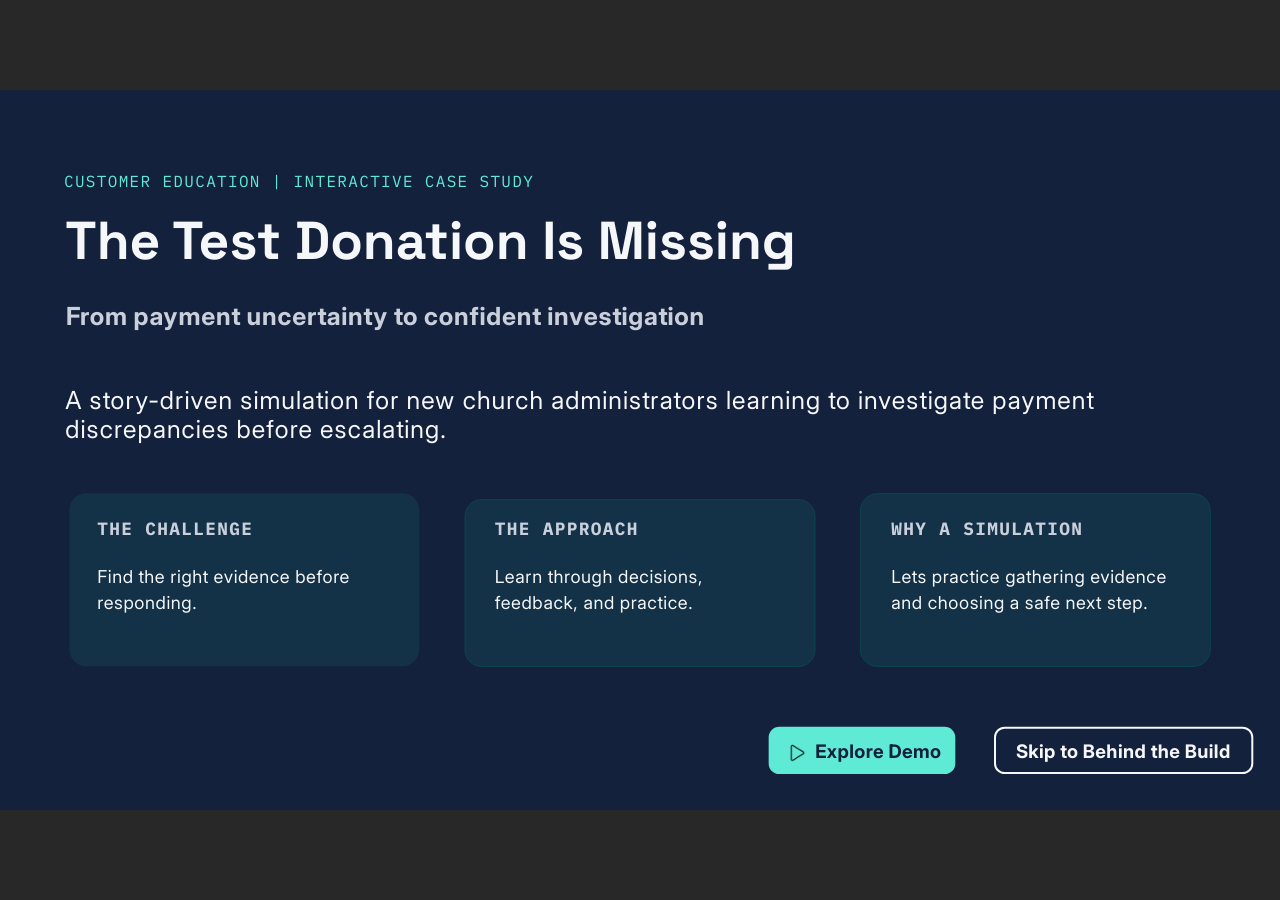
<file: index.html>
﻿<!doctype html>
<html lang="en-US">
<head>
  <meta charset="utf-8">
  <!-- Created using Storyline 360 x64 - http://www.articulate.com  -->
  <!-- version: 3.120.37241.0 -->
  <title>The Test Donation Is Missing</title>
  <meta http-equiv="x-ua-compatible" content="IE=edge"/>
  <meta name="viewport" content="width=device-width,initial-scale=1,user-scalable=no,shrink-to-fit=no,minimal-ui"/>
  <meta name="apple-mobile-web-app-capable" content="yes"/>
  <style>
    html, body { height: 100%; padding: 0; margin: 0 }
    #app { height: 100%; width: 100%; }
  </style>

  <script>
    window.DS = {};
    window.globals = {
      DATA_PATH_BASE: '',
      HAS_FRAME: true,
      HAS_SLIDE: true,

      lmsPresent: false,
      tinCanPresent: false,
      cmi5Present: false,
      aoSupport: false,
      scale: 'Scaled',
      captureRc: false,
      browserSize: 'optimal',
      bgColor: '#282828',
      features: 'DropInBase,JsInteractions,LoadPromiseUpgrade,Localization,MediaPromiseUpgrade,PlayerMemoryEnhancements,SlideLevelScale',
      themeName: 'unified',
      preloaderColor: '#FFFFFF',
      suppressAnalytics: false,
      productChannel: 'stable',
      publishSource: 'storyline',
      aid: 'aid|9c40fa11-15cb-5f28-b8b3-fdb07d6574da',
      cid: '9d5c40a3-fe22-4c5a-a3dc-66553f38087d',
      playerVersion: '3.120.37241.0',
      publishTimestamp: '2026-11-12T18:47:48.2281038Z',
      maxIosVideoElements: 10,
      connectionSettings: { message: 'You%20are%20offline.%20Trying%20to%20reconnect...', useDarkTheme: false, mode: 'disabled' },
      hasFeature: function(feature) {
        return this.features.split(',').includes(feature);
      },
      
      parseParams: function(qs) {
        if (window.globals.parsedParams != null) {
          return window.globals.parsedParams;
        }
        qs = (qs || window.location.search.substr(1)).split('+').join(' ');
        var params = {},
            tokens,
            re = /[?&]?([^=]+)=([^&]*)/g;

        while (tokens = re.exec(qs)) {
          params[decodeURIComponent(tokens[1]).trim()] =
            decodeURIComponent(tokens[2]).trim();
        }
        window.globals.parsedParams = params;
        return params;
      }

    };

    if (window.flagsUnderTest != null) {
      window.globals.features = window.flagsUnderTest.reduce((accum, feature) => {
        if (!accum.includes(feature)) {
          accum.push(feature);
        }
        return accum;
      }, window.globals.features.split(',')).join();
    }
  </script>
  <script>
    var isIe11 = ('ActiveXObject' in window || window.MSBlobBuilder != null)
      && window.msCrypto != null && !window.ActiveXObject;
    if (isIe11) {
      window.globals.unsupportedBrowser = true;
      document.write(atob('[base64]'));
    }
  </script>

  <script>
    if (window.globals.hasFeature('Localization')) {
      
      
    }
  </script>

  
  
  <script>window.THREE = { };</script>
  
</head>
<body style="background: #282828" class="cs-HTML theme-unified">
  <!-- 360 -->
  <script>!function(){var e,i=/iPhone/i,o=/iPod/i,n=/iPad/i,t=/\biOS-universal(?:.+)Mac\b/i,r=/\bAndroid(?:.+)Mobile\b/i,a=/Android/i,d=/(?:SD4930UR|\bSilk(?:.+)Mobile\b)/i,p=/Silk/i,l=/Windows Phone/i,u=/\bWindows(?:.+)ARM\b/i,b=/BlackBerry/i,s=/BB10/i,c=/Opera Mini/i,f=/\b(CriOS|Chrome)(?:.+)Mobile/i,h=/Mobile(?:.+)Firefox\b/i,v=function(e){return void 0!==e&&"MacIntel"===e.platform&&"number"==typeof e.maxTouchPoints&&e.maxTouchPoints>1&&"undefined"==typeof MSStream};e=function(e){var m={userAgent:"",platform:"",maxTouchPoints:0};e||"undefined"==typeof navigator?"string"==typeof e?m.userAgent=e:e&&e.userAgent&&(m={userAgent:e.userAgent,platform:e.platform,maxTouchPoints:e.maxTouchPoints||0}):m={userAgent:navigator.userAgent,platform:navigator.platform,maxTouchPoints:navigator.maxTouchPoints||0};var g=m.userAgent,y=g.split("[FBAN");void 0!==y[1]&&(g=y[0]),void 0!==(y=g.split("Twitter"))[1]&&(g=y[0]);var A=function(e){return function(i){return i.test(e)}}(g),w={apple:{phone:A(i)&&!A(l),ipod:A(o),tablet:!A(i)&&(A(n)||v(m))&&!A(l),universal:A(t),device:(A(i)||A(o)||A(n)||A(t)||v(m))&&!A(l)},amazon:{phone:A(d),tablet:!A(d)&&A(p),device:A(d)||A(p)},android:{phone:!A(l)&&A(d)||!A(l)&&A(r),tablet:!A(l)&&!A(d)&&!A(r)&&(A(p)||A(a)),device:!A(l)&&(A(d)||A(p)||A(r)||A(a))||A(/\bokhttp\b/i)},windows:{phone:A(l),tablet:A(u),device:A(l)||A(u)},other:{blackberry:A(b),blackberry10:A(s),opera:A(c),firefox:A(h),chrome:A(f),device:A(b)||A(s)||A(c)||A(h)||A(f)},any:!1,phone:!1,tablet:!1};return w.any=w.apple.device||w.android.device||w.windows.device||w.other.device,w.phone=w.apple.phone||w.android.phone||w.windows.phone,w.tablet=w.apple.tablet||w.android.tablet||w.windows.tablet,w}(),"object"==typeof exports&&"undefined"!=typeof module?module.exports=e:"function"==typeof define&&define.amd?define((function(){return e})):this.isMobile=e}();
    window.isMobile.apple.tablet = window.isMobile.apple.tablet ||
      (navigator.platform === 'MacIntel' && navigator.maxTouchPoints > 1);
    window.isMobile.apple.device = window.isMobile.apple.device || window.isMobile.apple.tablet;
    window.isMobile.tablet = window.isMobile.tablet || window.isMobile.apple.tablet;
    window.isMobile.any = window.isMobile.any || window.isMobile.apple.tablet;
  </script>

  <div id="focus-sink" tabindex="-1"></div>

  <div id="preso"></div>
  <script>
    (function() {

      var classTypes = [ 'desktop', 'mobile', 'phone', 'tablet' ];

      var addDeviceClasses = function(prefix, testObj) {
        var curr, i;
        for (i = 0; i < classTypes.length; i++) {
          curr = classTypes[i];
          if (testObj[curr]) {
            document.body.classList.add(prefix + curr);
          }
        }
      };

      var params = window.globals.parseParams(),
          isDevicePreview = params.devicepreview === '1',
          isPhoneOverride = params.deviceType === 'phone' || (isDevicePreview && params.phone == '1'),
          isTabletOverride = (params.deviceType === 'tablet' || isDevicePreview) && !isPhoneOverride,
          isMobileOverride = isPhoneOverride || isTabletOverride;

      var deviceView = {
        desktop: !window.isMobile.any && !isMobileOverride,
        mobile: window.isMobile.any || isMobileOverride,
        phone: isPhoneOverride || (window.isMobile.phone && !isTabletOverride),
        tablet: isTabletOverride || window.isMobile.tablet
      };

      window.globals.deviceView = deviceView;
      window.isMobile.desktop = !window.isMobile.any;
      window.isMobile.mobile = window.isMobile.any;

      addDeviceClasses('view-', deviceView);

    })();
  </script>
  
  <script src='story_content/triggers.js' type=text/javascript></script>
<script src='story_content/user.js' type=text/javascript></script>
  <div class="slide-loader"></div>

  <script>
    var doc = document, loader = doc.body.querySelector('.slide-loader'); [ 1, 2, 3 ].forEach(function(n) { var d = doc.createElement('div'); d.style.backgroundColor = window.globals.preloaderColor; d.classList.add('mobile-loader-dot'); d.classList.add('dot' + n); loader.appendChild(d); });
  </script>

  <div class="mobile-load-title-overlay" style="display: none">
    <div class="mobile-load-title">The Test Donation Is Missing</div>
  </div>

  <div class="mobile-chrome-warning"></div>

  
<style>
  .warn-connection-dialog {
    display: none;
    background: transparent;
    pointer-events: all;
    position: fixed;
    left: 0;
    top: 0;
    width: 100%;
    height: 100%;
    z-index: 999;
  }

  .warn-connection-content {
    pointer-events: all;
    border-radius: 4px;
    background: white;
    border: 1px solid #E7E7E7;
    color: #333333;
    box-shadow: 0 2px 4px rgba(0, 0, 0, 0.25);
    transition: all 150ms ease-out;
    position: absolute;
    white-space: nowrap;
  }

  .view-phone.is-landscape .warn-connection-content {
    left: 23px;
    bottom: 23px;
  }

  .view-tablet.is-landscape .warn-connection-content {
    left: 50%;
    top: 20px;
    transform: translateX(-50%);
  }

  .view-mobile.is-portrait .warn-connection-content {
    transform: translate(-50%, calc(-100% - 15px));
  }

  .warn-connection-content p {
    display: inline-block;
    margin: 0 8px 0 0;
    line-height: 33px;
    font-size: 11px;
  }

  .warn-connection-content svg {
    position: relative;
    vertical-align: middle;
    margin: 0 2px 2px 8px;
  }

  .view-desktop .warn-connection-content {
    left: 1.5em;
    bottom: 1.5em;
  }

  .view-desktop .warn-connection-content p {
    font-size: 1.1em;
  }

  .is-offline .warn-connection-dialog {
    display: block;
  }

  .is-offline .cs-panel * {
    pointer-events: none !important;
  }

  .is-offline .cs-panel {
    pointer-events: all !important;
  }

  .is-offline #nav-controls * {
    pointer-events: none !important;
  }

  .is-offline #nav-controls {
    pointer-events: all !important;
  }
</style>

<div class="warn-connection-dialog" role="alertdialog" aria-modal="true" tabindex="0" aria-labelledby="warn-connection-message">
  <div class="warn-connection-content">
    <svg width="17" height="15" viewBox="0 0 17 15" xmlns="http://www.w3.org/2000/svg">
      <path fill="#8F0000" stroke="white" d="M16.07,12.98 L15.88,12.23 L9.51,1.21 C8.97,0.26,7.6,0.26,7.06,1.21 L0.69,12.23 C0.15,13.16,0.81,14.36,1.91,14.36 H14.65 C15.47,14.36,16.05,13.7,16.07,12.98 Z"/>
      <path fill="white" stroke="white" d="M8.58,5.5 C8.35,5.28,8.5,5.35,8.21,5.32 C8.09,5.35,7.97,5.49,7.96,5.67 C7.97,5.79,7.98,5.92,7.98,6.04 L7.98,6.04 C7.99,6.17,8,6.31,8.01,6.43 L8.01,6.44 C8.03,6.92,8.06,7.41,8.09,7.9 L8.09,7.9 C8.12,8.39,8.14,8.88,8.17,9.37 C8.17,9.39,8.18,9.42,8.2,9.44 C8.23,9.46,8.25,9.47,8.28,9.47 C8.31,9.47,8.34,9.46,8.35,9.44 C8.37,9.43,8.38,9.4,8.39,9.35 L8.39,9.34 C8.39,9.24,8.4,9.15,8.4,9.05 L8.4,9.05 C8.41,8.96,8.41,8.86,8.42,8.75 C8.43,8.44,8.45,8.12,8.47,7.81 L8.47,7.81 C8.49,7.49,8.51,7.18,8.53,6.87 C8.55,6.46,8.56,6.05,8.59,5.64 L8.6,5.62 C8.6,5.57,8.59,5.53,8.58,5.5 L8.21,5.32 Z"/>
      <circle fill="white" stroke="white" cx="8.3" cy="11.35" r="0.3"/>
    </svg>
    <p id="warn-connection-message">You are offline. Trying to reconnect...</p>
  </div>
</div>

<script>
  (function() {
    window.DS.connection = {
      warningShown: false,
      assets: {},
      loadingAssetGroup: false,
      retryDelay: 500
    };

    var connectionSettings = window.globals.connectionSettings || {};

    var useConnectionMessages = window.AbortController != null &&
      window.location.protocol != 'file:' &&
      connectionSettings.mode === 'normal';

    window.DS.connection.useConnectionMessages = useConnectionMessages;

    var assetCount = 0;
    var checkLoadedId;


    if (useConnectionMessages && connectionSettings != null) {
      var contentEl = document.querySelector('.warn-connection-content');
      var messageEl = contentEl.querySelector('p');

      if (connectionSettings.useDarkTheme) {
        contentEl.style.borderColor = '#BABBBA';
        contentEl.style.backgroundColor = '#282828';
        contentEl.style.color = '#FFFFFF';
      }

      if (connectionSettings.message != null) {
        messageEl.textContent = window.decodeURIComponent(connectionSettings.message);
      }
    }

    function checkAssetsReady() {
      for (var i in DS.connection.assets) {
        if (!DS.connection.assets[i].success) {
          return false;
        }
      }
      return true;
    }

    function stopAssetGroup() {
      if (!useConnectionMessages) { return; }

      assetCount = 0;

      DS.connection.oldAssetGroup = DS.connection.assets;
      DS.connection.assets = {};
      DS.connection.loadingAssetGroup = false;
      clearInterval(checkLoadedId);
    }

    function startAssetGroup() {
      if (!useConnectionMessages) { return; }
      var ticks = 0;
      clearInterval(checkLoadedId);
      checkLoadedId = setInterval(function() {
        var loaded = 0;
        if (assetCount === 0 && loaded === 0) {
          clearInterval(checkLoadedId);
          return;
        }

        for (var i in DS.connection.assets) {
          if (DS.connection.assets[i].success) {
            loaded++;
          }
        }

        if (assetCount === loaded && checkAssetsReady()) {
          for (var i in DS.connection.assets) {
            if (DS.connection.assets[i].action) {
              DS.connection.assets[i].action();
            }
          }
          hideWarning();
          stopAssetGroup();
        }
      }, 100)
    }

    function requiredAsset(url, action, retry, type) {
      if (!useConnectionMessages) { return; }
      if (DS.connection.assets[url]) { return; }

      DS.connection.assets[url] = {
        success: false, action: action, retry: retry, type: type
      };
      assetCount = Object.keys(DS.connection.assets).length;
      if (!DS.connection.loadingAssetGroup) {
        startAssetGroup();
      }
      DS.connection.loadingAssetGroup = true;
    }

    function assetLoaded(url) {
      if (!useConnectionMessages) { return; }
      if (DS.connection.assets[url]) {
        DS.connection.assets[url].success = true;
      }
    }

    function assetFailed(url) {
      if (!useConnectionMessages) { return; }
      if (!DS.connection.assets[url]) {
        if (/\.js$/.test(url) && url.indexOf('transcripts') === -1) {
          setTimeout(function() {
            if (DS.connection.lastSlideLoaded != null) {
              DS.connection.lastSlideLoaded();
            }
          }, DS.connection.retryDelay);
        }
        return;
      }
      if (!DS.connection.warningShown) { showWarning(); }
      if (DS.connection.assets[url].retry) {
        setTimeout(function() {
          if (!DS.connection.assets[url].success) {
            DS.connection.assets[url].retry()
          }
        }, DS.connection.retryDelay);
      }
    }

    function hideWarning() {
      document.body.classList.remove('is-offline');
      DS.connection.warningShown = false;
      enableKeys();
    }
    DS.connection.hideWarning = hideWarning

    function showWarning(btn) {
      document.body.classList.add('is-offline')
      DS.connection.warningShown = true;
      updateWarningPosition();
      disableKeys();
    }

    function updateWarningPosition() {
      if (!DS.connection.warningShown) {
        return;
      }

      var isPortrait = document.body.classList.contains('is-portrait');
      var isMobile = document.body.classList.contains('view-mobile');
      var warningEl = document.querySelector('.warn-connection-content');

      if (isPortrait && isMobile) {
        var slide = document.querySelector('.primary-slide');
        var slideRect = slide != null
          ? slide.getBoundingClientRect()
          : { top: window.innerHeight, left: 0, width: window.innerWidth };

        warningEl.style.top = `${slideRect.top}px`
        warningEl.style.left = `${slideRect.left + slideRect.width / 2}px`
      } else {
        warningEl.style.top = null;
        warningEl.style.left = null;
      }

      window.requestAnimationFrame(updateWarningPosition);
    }

    function onDisableKeyDown(e) {
      e.preventDefault();
      e.stopImmediatePropagation();
    }

    function onDisableKeyUp(e) {
      e.preventDefault();
      e.stopImmediatePropagation();
    }

    var accStyle = document.createElement('style');
    var warnDialogEl = document.querySelector('.warn-connection-dialog');

    function disableKeys() {
      if (DS.views && DS.views.nsStack && DS.views.nsStack.length === 1) {
        DS.views.nsStack[0].tabReachable = false
        DS.views.nsStack[0].updateTabIndex(true);
      }

      accStyle.innerHTML = '.acc-shadow-dom { display: none; }';
      document.body.appendChild(accStyle);

      warnDialogEl.parentNode.append(warnDialogEl);
      warnDialogEl.focus();
    }

    function enableKeys() {
      accStyle.remove();
      if (DS.views && DS.views.nsStack && DS.views.nsStack.length === 1 && DS.views.nsStack[0].name === '_frame') {
        DS.views.nsStack[0].tabReachable = true;
        DS.views.nsStack[0].updateTabIndex();
      }
    }

    // these will all be noops if the feature flag isn't set in
    // the data and `window.globals.features`
    DS.connection.requiredAsset = requiredAsset;
    DS.connection.assetLoaded = assetLoaded;
    DS.connection.assetFailed = assetFailed;
    DS.connection.stopAssetGroup = stopAssetGroup;
    DS.connection.startAssetGroup = startAssetGroup;
  })();
</script>


  <script>
    
    if (window.autoSpider && window.vInterfaceObject) {
      document.querySelector('.mobile-load-title-overlay').style.display = 'none';
    }
  </script>

  

  <link rel="stylesheet" href="html5/data/css/output.min.css" data-noprefix/>
</body>
<script src="html5/lib/scripts/bootstrapper.min.js"></script>
</html>
</file>
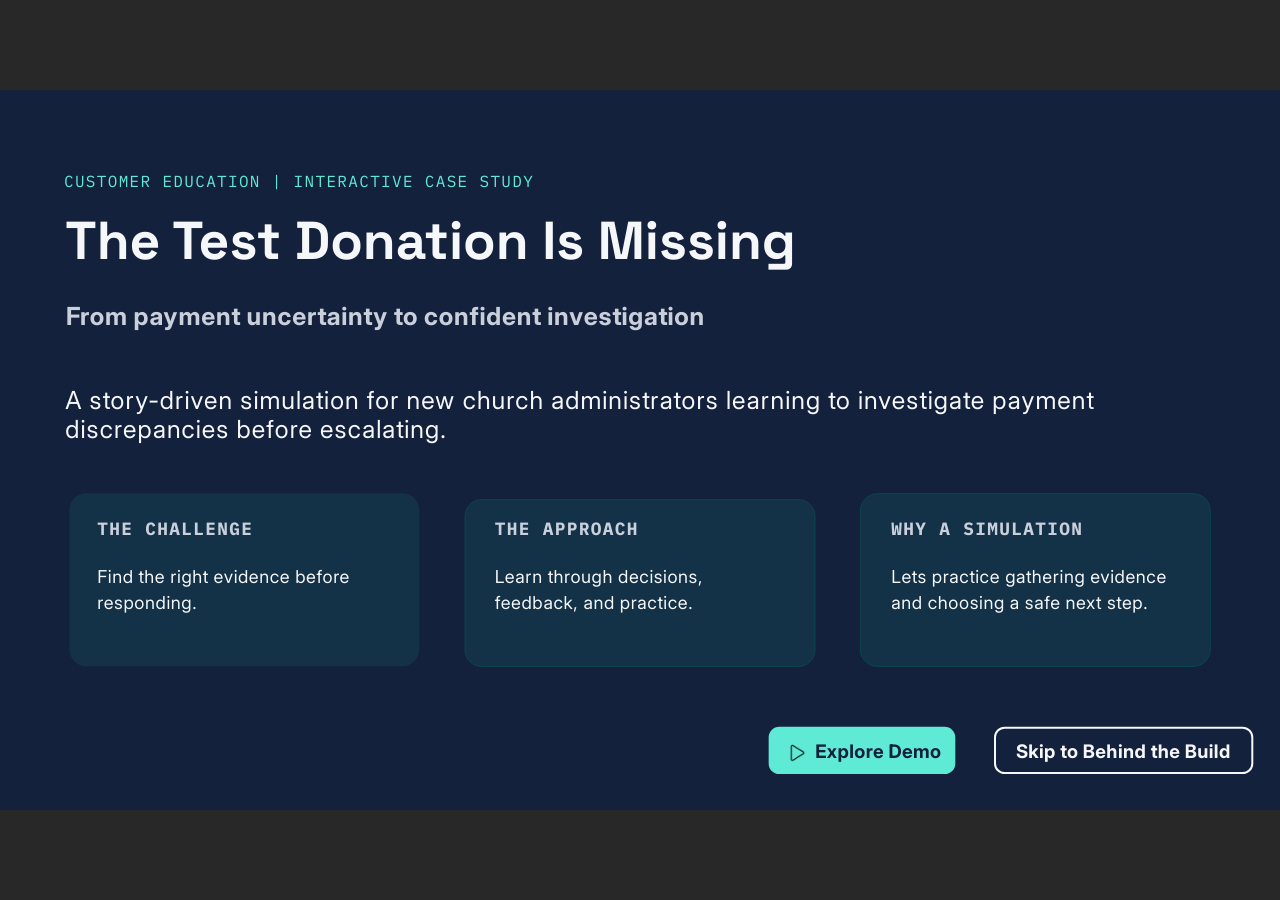
<file: story.html>
﻿<!doctype html>
<html lang="en-US">
<head>
  <meta charset="utf-8">
  <!-- Created using Storyline 360 x64 - http://www.articulate.com  -->
  <!-- version: 3.120.37241.0 -->
  <title>The Test Donation Is Missing</title>
  <meta http-equiv="x-ua-compatible" content="IE=edge"/>
  <meta name="viewport" content="width=device-width,initial-scale=1,user-scalable=no,shrink-to-fit=no,minimal-ui"/>
  <meta name="apple-mobile-web-app-capable" content="yes"/>
  <style>
    html, body { height: 100%; padding: 0; margin: 0 }
    #app { height: 100%; width: 100%; }
  </style>

  <script>
    window.DS = {};
    window.globals = {
      DATA_PATH_BASE: '',
      HAS_FRAME: true,
      HAS_SLIDE: true,

      lmsPresent: false,
      tinCanPresent: false,
      cmi5Present: false,
      aoSupport: false,
      scale: 'Scaled',
      captureRc: false,
      browserSize: 'optimal',
      bgColor: '#282828',
      features: 'DropInBase,JsInteractions,LoadPromiseUpgrade,Localization,MediaPromiseUpgrade,PlayerMemoryEnhancements,SlideLevelScale',
      themeName: 'unified',
      preloaderColor: '#FFFFFF',
      suppressAnalytics: false,
      productChannel: 'stable',
      publishSource: 'storyline',
      aid: 'aid|9c40fa11-15cb-5f28-b8b3-fdb07d6574da',
      cid: '9d5c40a3-fe22-4c5a-a3dc-66553f38087d',
      playerVersion: '3.120.37241.0',
      publishTimestamp: '2026-11-12T18:47:48.2281038Z',
      maxIosVideoElements: 10,
      connectionSettings: { message: 'You%20are%20offline.%20Trying%20to%20reconnect...', useDarkTheme: false, mode: 'disabled' },
      hasFeature: function(feature) {
        return this.features.split(',').includes(feature);
      },
      
      parseParams: function(qs) {
        if (window.globals.parsedParams != null) {
          return window.globals.parsedParams;
        }
        qs = (qs || window.location.search.substr(1)).split('+').join(' ');
        var params = {},
            tokens,
            re = /[?&]?([^=]+)=([^&]*)/g;

        while (tokens = re.exec(qs)) {
          params[decodeURIComponent(tokens[1]).trim()] =
            decodeURIComponent(tokens[2]).trim();
        }
        window.globals.parsedParams = params;
        return params;
      }

    };

    if (window.flagsUnderTest != null) {
      window.globals.features = window.flagsUnderTest.reduce((accum, feature) => {
        if (!accum.includes(feature)) {
          accum.push(feature);
        }
        return accum;
      }, window.globals.features.split(',')).join();
    }
  </script>
  <script>
    var isIe11 = ('ActiveXObject' in window || window.MSBlobBuilder != null)
      && window.msCrypto != null && !window.ActiveXObject;
    if (isIe11) {
      window.globals.unsupportedBrowser = true;
      document.write(atob('[base64]'));
    }
  </script>

  <script>
    if (window.globals.hasFeature('Localization')) {
      
      
    }
  </script>

  
  
  <script>window.THREE = { };</script>
  
</head>
<body style="background: #282828" class="cs-HTML theme-unified">
  <!-- 360 -->
  <script>!function(){var e,i=/iPhone/i,o=/iPod/i,n=/iPad/i,t=/\biOS-universal(?:.+)Mac\b/i,r=/\bAndroid(?:.+)Mobile\b/i,a=/Android/i,d=/(?:SD4930UR|\bSilk(?:.+)Mobile\b)/i,p=/Silk/i,l=/Windows Phone/i,u=/\bWindows(?:.+)ARM\b/i,b=/BlackBerry/i,s=/BB10/i,c=/Opera Mini/i,f=/\b(CriOS|Chrome)(?:.+)Mobile/i,h=/Mobile(?:.+)Firefox\b/i,v=function(e){return void 0!==e&&"MacIntel"===e.platform&&"number"==typeof e.maxTouchPoints&&e.maxTouchPoints>1&&"undefined"==typeof MSStream};e=function(e){var m={userAgent:"",platform:"",maxTouchPoints:0};e||"undefined"==typeof navigator?"string"==typeof e?m.userAgent=e:e&&e.userAgent&&(m={userAgent:e.userAgent,platform:e.platform,maxTouchPoints:e.maxTouchPoints||0}):m={userAgent:navigator.userAgent,platform:navigator.platform,maxTouchPoints:navigator.maxTouchPoints||0};var g=m.userAgent,y=g.split("[FBAN");void 0!==y[1]&&(g=y[0]),void 0!==(y=g.split("Twitter"))[1]&&(g=y[0]);var A=function(e){return function(i){return i.test(e)}}(g),w={apple:{phone:A(i)&&!A(l),ipod:A(o),tablet:!A(i)&&(A(n)||v(m))&&!A(l),universal:A(t),device:(A(i)||A(o)||A(n)||A(t)||v(m))&&!A(l)},amazon:{phone:A(d),tablet:!A(d)&&A(p),device:A(d)||A(p)},android:{phone:!A(l)&&A(d)||!A(l)&&A(r),tablet:!A(l)&&!A(d)&&!A(r)&&(A(p)||A(a)),device:!A(l)&&(A(d)||A(p)||A(r)||A(a))||A(/\bokhttp\b/i)},windows:{phone:A(l),tablet:A(u),device:A(l)||A(u)},other:{blackberry:A(b),blackberry10:A(s),opera:A(c),firefox:A(h),chrome:A(f),device:A(b)||A(s)||A(c)||A(h)||A(f)},any:!1,phone:!1,tablet:!1};return w.any=w.apple.device||w.android.device||w.windows.device||w.other.device,w.phone=w.apple.phone||w.android.phone||w.windows.phone,w.tablet=w.apple.tablet||w.android.tablet||w.windows.tablet,w}(),"object"==typeof exports&&"undefined"!=typeof module?module.exports=e:"function"==typeof define&&define.amd?define((function(){return e})):this.isMobile=e}();
    window.isMobile.apple.tablet = window.isMobile.apple.tablet ||
      (navigator.platform === 'MacIntel' && navigator.maxTouchPoints > 1);
    window.isMobile.apple.device = window.isMobile.apple.device || window.isMobile.apple.tablet;
    window.isMobile.tablet = window.isMobile.tablet || window.isMobile.apple.tablet;
    window.isMobile.any = window.isMobile.any || window.isMobile.apple.tablet;
  </script>

  <div id="focus-sink" tabindex="-1"></div>

  <div id="preso"></div>
  <script>
    (function() {

      var classTypes = [ 'desktop', 'mobile', 'phone', 'tablet' ];

      var addDeviceClasses = function(prefix, testObj) {
        var curr, i;
        for (i = 0; i < classTypes.length; i++) {
          curr = classTypes[i];
          if (testObj[curr]) {
            document.body.classList.add(prefix + curr);
          }
        }
      };

      var params = window.globals.parseParams(),
          isDevicePreview = params.devicepreview === '1',
          isPhoneOverride = params.deviceType === 'phone' || (isDevicePreview && params.phone == '1'),
          isTabletOverride = (params.deviceType === 'tablet' || isDevicePreview) && !isPhoneOverride,
          isMobileOverride = isPhoneOverride || isTabletOverride;

      var deviceView = {
        desktop: !window.isMobile.any && !isMobileOverride,
        mobile: window.isMobile.any || isMobileOverride,
        phone: isPhoneOverride || (window.isMobile.phone && !isTabletOverride),
        tablet: isTabletOverride || window.isMobile.tablet
      };

      window.globals.deviceView = deviceView;
      window.isMobile.desktop = !window.isMobile.any;
      window.isMobile.mobile = window.isMobile.any;

      addDeviceClasses('view-', deviceView);

    })();
  </script>
  
  <script src='story_content/triggers.js' type=text/javascript></script>
<script src='story_content/user.js' type=text/javascript></script>
  <div class="slide-loader"></div>

  <script>
    var doc = document, loader = doc.body.querySelector('.slide-loader'); [ 1, 2, 3 ].forEach(function(n) { var d = doc.createElement('div'); d.style.backgroundColor = window.globals.preloaderColor; d.classList.add('mobile-loader-dot'); d.classList.add('dot' + n); loader.appendChild(d); });
  </script>

  <div class="mobile-load-title-overlay" style="display: none">
    <div class="mobile-load-title">The Test Donation Is Missing</div>
  </div>

  <div class="mobile-chrome-warning"></div>

  
<style>
  .warn-connection-dialog {
    display: none;
    background: transparent;
    pointer-events: all;
    position: fixed;
    left: 0;
    top: 0;
    width: 100%;
    height: 100%;
    z-index: 999;
  }

  .warn-connection-content {
    pointer-events: all;
    border-radius: 4px;
    background: white;
    border: 1px solid #E7E7E7;
    color: #333333;
    box-shadow: 0 2px 4px rgba(0, 0, 0, 0.25);
    transition: all 150ms ease-out;
    position: absolute;
    white-space: nowrap;
  }

  .view-phone.is-landscape .warn-connection-content {
    left: 23px;
    bottom: 23px;
  }

  .view-tablet.is-landscape .warn-connection-content {
    left: 50%;
    top: 20px;
    transform: translateX(-50%);
  }

  .view-mobile.is-portrait .warn-connection-content {
    transform: translate(-50%, calc(-100% - 15px));
  }

  .warn-connection-content p {
    display: inline-block;
    margin: 0 8px 0 0;
    line-height: 33px;
    font-size: 11px;
  }

  .warn-connection-content svg {
    position: relative;
    vertical-align: middle;
    margin: 0 2px 2px 8px;
  }

  .view-desktop .warn-connection-content {
    left: 1.5em;
    bottom: 1.5em;
  }

  .view-desktop .warn-connection-content p {
    font-size: 1.1em;
  }

  .is-offline .warn-connection-dialog {
    display: block;
  }

  .is-offline .cs-panel * {
    pointer-events: none !important;
  }

  .is-offline .cs-panel {
    pointer-events: all !important;
  }

  .is-offline #nav-controls * {
    pointer-events: none !important;
  }

  .is-offline #nav-controls {
    pointer-events: all !important;
  }
</style>

<div class="warn-connection-dialog" role="alertdialog" aria-modal="true" tabindex="0" aria-labelledby="warn-connection-message">
  <div class="warn-connection-content">
    <svg width="17" height="15" viewBox="0 0 17 15" xmlns="http://www.w3.org/2000/svg">
      <path fill="#8F0000" stroke="white" d="M16.07,12.98 L15.88,12.23 L9.51,1.21 C8.97,0.26,7.6,0.26,7.06,1.21 L0.69,12.23 C0.15,13.16,0.81,14.36,1.91,14.36 H14.65 C15.47,14.36,16.05,13.7,16.07,12.98 Z"/>
      <path fill="white" stroke="white" d="M8.58,5.5 C8.35,5.28,8.5,5.35,8.21,5.32 C8.09,5.35,7.97,5.49,7.96,5.67 C7.97,5.79,7.98,5.92,7.98,6.04 L7.98,6.04 C7.99,6.17,8,6.31,8.01,6.43 L8.01,6.44 C8.03,6.92,8.06,7.41,8.09,7.9 L8.09,7.9 C8.12,8.39,8.14,8.88,8.17,9.37 C8.17,9.39,8.18,9.42,8.2,9.44 C8.23,9.46,8.25,9.47,8.28,9.47 C8.31,9.47,8.34,9.46,8.35,9.44 C8.37,9.43,8.38,9.4,8.39,9.35 L8.39,9.34 C8.39,9.24,8.4,9.15,8.4,9.05 L8.4,9.05 C8.41,8.96,8.41,8.86,8.42,8.75 C8.43,8.44,8.45,8.12,8.47,7.81 L8.47,7.81 C8.49,7.49,8.51,7.18,8.53,6.87 C8.55,6.46,8.56,6.05,8.59,5.64 L8.6,5.62 C8.6,5.57,8.59,5.53,8.58,5.5 L8.21,5.32 Z"/>
      <circle fill="white" stroke="white" cx="8.3" cy="11.35" r="0.3"/>
    </svg>
    <p id="warn-connection-message">You are offline. Trying to reconnect...</p>
  </div>
</div>

<script>
  (function() {
    window.DS.connection = {
      warningShown: false,
      assets: {},
      loadingAssetGroup: false,
      retryDelay: 500
    };

    var connectionSettings = window.globals.connectionSettings || {};

    var useConnectionMessages = window.AbortController != null &&
      window.location.protocol != 'file:' &&
      connectionSettings.mode === 'normal';

    window.DS.connection.useConnectionMessages = useConnectionMessages;

    var assetCount = 0;
    var checkLoadedId;


    if (useConnectionMessages && connectionSettings != null) {
      var contentEl = document.querySelector('.warn-connection-content');
      var messageEl = contentEl.querySelector('p');

      if (connectionSettings.useDarkTheme) {
        contentEl.style.borderColor = '#BABBBA';
        contentEl.style.backgroundColor = '#282828';
        contentEl.style.color = '#FFFFFF';
      }

      if (connectionSettings.message != null) {
        messageEl.textContent = window.decodeURIComponent(connectionSettings.message);
      }
    }

    function checkAssetsReady() {
      for (var i in DS.connection.assets) {
        if (!DS.connection.assets[i].success) {
          return false;
        }
      }
      return true;
    }

    function stopAssetGroup() {
      if (!useConnectionMessages) { return; }

      assetCount = 0;

      DS.connection.oldAssetGroup = DS.connection.assets;
      DS.connection.assets = {};
      DS.connection.loadingAssetGroup = false;
      clearInterval(checkLoadedId);
    }

    function startAssetGroup() {
      if (!useConnectionMessages) { return; }
      var ticks = 0;
      clearInterval(checkLoadedId);
      checkLoadedId = setInterval(function() {
        var loaded = 0;
        if (assetCount === 0 && loaded === 0) {
          clearInterval(checkLoadedId);
          return;
        }

        for (var i in DS.connection.assets) {
          if (DS.connection.assets[i].success) {
            loaded++;
          }
        }

        if (assetCount === loaded && checkAssetsReady()) {
          for (var i in DS.connection.assets) {
            if (DS.connection.assets[i].action) {
              DS.connection.assets[i].action();
            }
          }
          hideWarning();
          stopAssetGroup();
        }
      }, 100)
    }

    function requiredAsset(url, action, retry, type) {
      if (!useConnectionMessages) { return; }
      if (DS.connection.assets[url]) { return; }

      DS.connection.assets[url] = {
        success: false, action: action, retry: retry, type: type
      };
      assetCount = Object.keys(DS.connection.assets).length;
      if (!DS.connection.loadingAssetGroup) {
        startAssetGroup();
      }
      DS.connection.loadingAssetGroup = true;
    }

    function assetLoaded(url) {
      if (!useConnectionMessages) { return; }
      if (DS.connection.assets[url]) {
        DS.connection.assets[url].success = true;
      }
    }

    function assetFailed(url) {
      if (!useConnectionMessages) { return; }
      if (!DS.connection.assets[url]) {
        if (/\.js$/.test(url) && url.indexOf('transcripts') === -1) {
          setTimeout(function() {
            if (DS.connection.lastSlideLoaded != null) {
              DS.connection.lastSlideLoaded();
            }
          }, DS.connection.retryDelay);
        }
        return;
      }
      if (!DS.connection.warningShown) { showWarning(); }
      if (DS.connection.assets[url].retry) {
        setTimeout(function() {
          if (!DS.connection.assets[url].success) {
            DS.connection.assets[url].retry()
          }
        }, DS.connection.retryDelay);
      }
    }

    function hideWarning() {
      document.body.classList.remove('is-offline');
      DS.connection.warningShown = false;
      enableKeys();
    }
    DS.connection.hideWarning = hideWarning

    function showWarning(btn) {
      document.body.classList.add('is-offline')
      DS.connection.warningShown = true;
      updateWarningPosition();
      disableKeys();
    }

    function updateWarningPosition() {
      if (!DS.connection.warningShown) {
        return;
      }

      var isPortrait = document.body.classList.contains('is-portrait');
      var isMobile = document.body.classList.contains('view-mobile');
      var warningEl = document.querySelector('.warn-connection-content');

      if (isPortrait && isMobile) {
        var slide = document.querySelector('.primary-slide');
        var slideRect = slide != null
          ? slide.getBoundingClientRect()
          : { top: window.innerHeight, left: 0, width: window.innerWidth };

        warningEl.style.top = `${slideRect.top}px`
        warningEl.style.left = `${slideRect.left + slideRect.width / 2}px`
      } else {
        warningEl.style.top = null;
        warningEl.style.left = null;
      }

      window.requestAnimationFrame(updateWarningPosition);
    }

    function onDisableKeyDown(e) {
      e.preventDefault();
      e.stopImmediatePropagation();
    }

    function onDisableKeyUp(e) {
      e.preventDefault();
      e.stopImmediatePropagation();
    }

    var accStyle = document.createElement('style');
    var warnDialogEl = document.querySelector('.warn-connection-dialog');

    function disableKeys() {
      if (DS.views && DS.views.nsStack && DS.views.nsStack.length === 1) {
        DS.views.nsStack[0].tabReachable = false
        DS.views.nsStack[0].updateTabIndex(true);
      }

      accStyle.innerHTML = '.acc-shadow-dom { display: none; }';
      document.body.appendChild(accStyle);

      warnDialogEl.parentNode.append(warnDialogEl);
      warnDialogEl.focus();
    }

    function enableKeys() {
      accStyle.remove();
      if (DS.views && DS.views.nsStack && DS.views.nsStack.length === 1 && DS.views.nsStack[0].name === '_frame') {
        DS.views.nsStack[0].tabReachable = true;
        DS.views.nsStack[0].updateTabIndex();
      }
    }

    // these will all be noops if the feature flag isn't set in
    // the data and `window.globals.features`
    DS.connection.requiredAsset = requiredAsset;
    DS.connection.assetLoaded = assetLoaded;
    DS.connection.assetFailed = assetFailed;
    DS.connection.stopAssetGroup = stopAssetGroup;
    DS.connection.startAssetGroup = startAssetGroup;
  })();
</script>


  <script>
    
    if (window.autoSpider && window.vInterfaceObject) {
      document.querySelector('.mobile-load-title-overlay').style.display = 'none';
    }
  </script>

  

  <link rel="stylesheet" href="html5/data/css/output.min.css" data-noprefix/>
</body>
<script src="html5/lib/scripts/bootstrapper.min.js"></script>
</html>
</file>
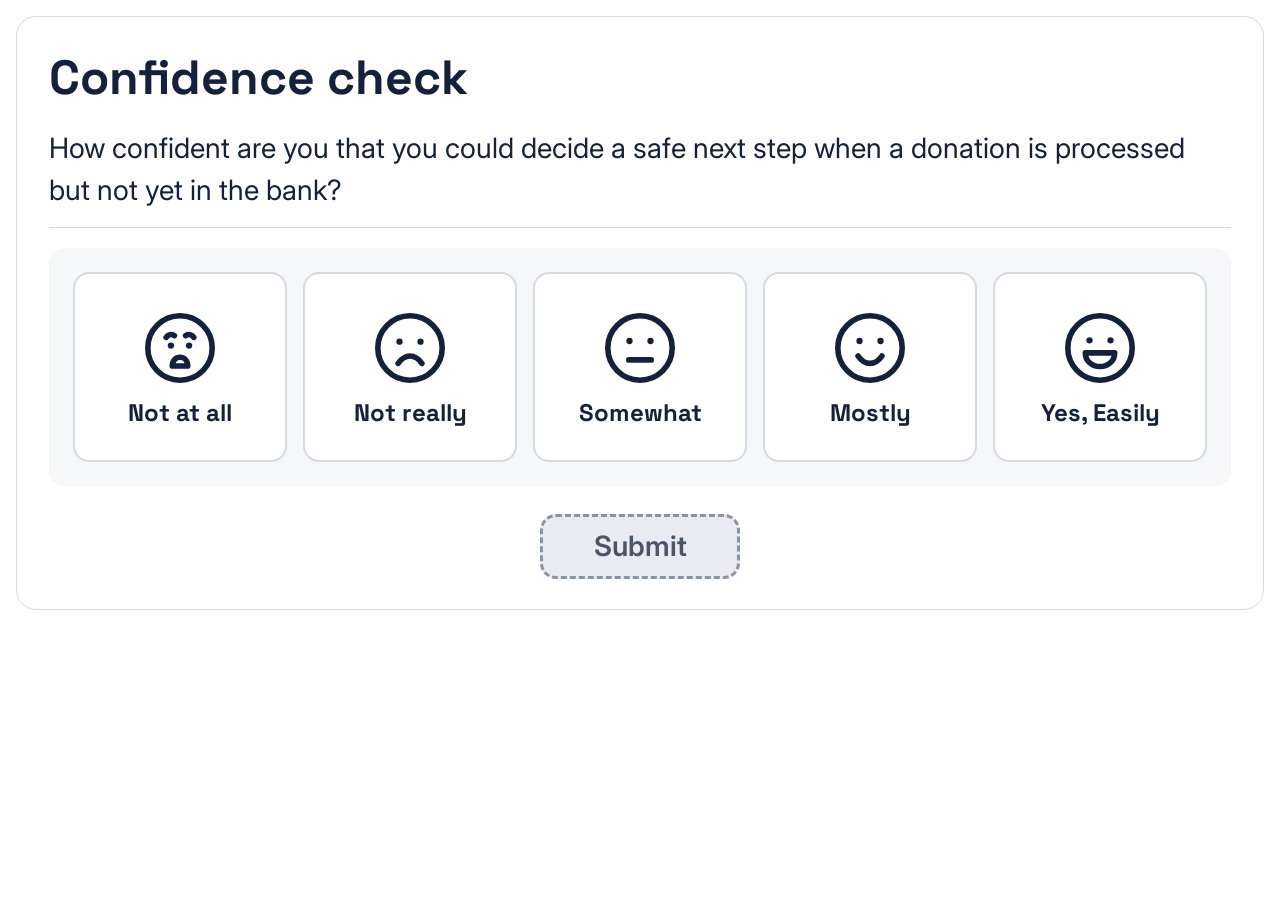
<file: confidence/confidence_check_storyline.html>
<!DOCTYPE html>
<html lang="en">
<head>
    <meta charset="UTF-8">
    <meta name="viewport" content="width=device-width, initial-scale=1.0">
    <title>Confidence check</title>

    <!-- Fonts: Space Grotesk (heading) and Inter (body) from Google Fonts.
         These are the same two faces as the "Case File" design system.
         The names here must match HEADING_FONT and BODY_FONT in CONFIG.
         If the fonts cannot load, the page falls back to Arial. -->
    <link rel="preconnect" href="https://fonts.googleapis.com">
    <link rel="preconnect" href="https://fonts.gstatic.com" crossorigin>
    <link href="https://fonts.googleapis.com/css2?family=Space+Grotesk:wght@500;700&amp;family=Inter:wght@400;600&amp;family=IBM+Plex+Mono:wght@500&amp;display=swap" rel="stylesheet">

    <!--
	Snippet: Confidence check for "The Test Donation Is Missing" (Storyline 360 Web Object)
	Based on: Sentiment Check by Stephanie Harnett (Rise Code Block Library, 2026-09-06).
	Changes from the original (all marked "STORYLINE" below):
	  - CONFIG reworded and restyled for the Case File design system.
	  - Single rating after the case: MODE 'initial', no second copy.
	  - Sends the rating to Storyline variables with GetPlayer().SetVar.
	  - Rise messages (resize, complete) switched off.
	  - Nothing is saved in the browser by default (SAVE_TO_BROWSER: false).
	-->

    <style>
        /* === CSS VARIABLES === */
        :root {
            /* Typography — Case File design system */
            --heading-font: 'Space Grotesk', Arial, sans-serif;
            --body-font:    'Inter', Arial, sans-serif;
            --mono-font:    'IBM Plex Mono', 'Courier New', monospace;   /* eyebrow and caption labels */

            /* Font sizes (px). The design system's minimum text size is 24px,
               because the course is shown full screen on a 1920 x 1080 slide. */
            --large-size:   48px;
            --heading-size: 40px;
            --body-size:    28px;
            --small-size:   24px;
            --caption-size: 24px;   /* Tags above result cards */

            /* Colours — Ink Navy, Teal, Paper */
            --primary-color: #0F766E;
            --primary-hover: #0B5A54;
            --text-color:    #14213D;
            --bg-color:      #FFFFFF;

            /* Component specific */
            --panel-bg:      #F6F7F9;
            --panel-padding: 1.5rem;
            --box-border:    #D5DAE1;
            --box-radius:    20px;
            --box-padding:   2rem;
            --box-shadow:    none;
            --max-width:     100%;
            --card-bg:       #FFFFFF;
            --card-radius:   16px;
            --panel-radius:  16px;
            --card-border:   #8A93A3;
            --rule-color:    #D5DAE1;
            --muted-color:   #4B5568;
            --success-color: #1B7F4B;   /* design system Success */
            --focus-color:   #2563EB;   /* design system Focus */
            --locked-bg:     #E8EBF2;
            --locked-border: #8A93A3;
            --button-radius: 16px;
            --note-bg:       #FDF1DC;
            --note-border:   #B45309;

            /* Icon sizing — adjusted at breakpoints below */
            --icon-size:     84px;
            --result-icon-size: var(--icon-size);   /* Icon in the after submit summary */
            --icon-stroke:   1.6;

            /* Card sizing */
            --card-min-height: 190px;
            --card-gap:        16px;
        }

        /* === BASE RESET === */
        *, *::before, *::after { box-sizing: border-box; }

        /* === RISE IFRAME COMPATIBILITY === */
        html, body {
            margin: 0;
            padding: 0;
            background-color: transparent;
            height: auto;
            min-height: auto;
        }

        body {
            font-family: var(--body-font);
            font-size: var(--body-size);
            color: var(--text-color);
            padding: 1rem;
        }

        /* === TYPOGRAPHY CLASSES === */
        .rise-heading {
            font-family: var(--heading-font);
            font-size: var(--heading-size);
            line-height: 1.2;
        }

        .rise-body {
            font-family: var(--body-font);
            font-size: var(--body-size);
            line-height: 1.5;
        }

        /* === ACCESSIBILITY: FOCUS STATES === */
        button:focus-visible,
        input:focus-visible,
        textarea:focus-visible,
        select:focus-visible,
        [tabindex]:focus-visible {
            outline: 4px solid var(--focus-color);
            outline-offset: 3px;
        }

        /* === REDUCED MOTION === */
        @media (prefers-reduced-motion: reduce) {
            *, *::before, *::after {
                animation-duration: 0.01ms !important;
                animation-iteration-count: 1 !important;
                transition-duration: 0.01ms !important;
            }
        }

        /* === LAYOUT === */
        .sc-wrap {
            width: 100%;
            max-width: var(--max-width);
            margin: 0 auto;
        }

        /* === FLIP CARD === */
        .sc-scene { perspective: 2000px; }

        .sc-flip {
            position: relative;
            width: 100%;
            transform-style: preserve-3d;
            /* Flip speed: try 0.3s for snappier, 1.2s for slower */
            transition: transform 0.7s cubic-bezier(0.4, 0.15, 0.2, 1);
        }

        .sc-flip.sc-flipped { transform: rotateY(180deg); }

        /* No animation when the flip is switched off in CONFIG */
        .sc-flip.sc-noflip { transition: none; }

        .sc-face {
            width: 100%;
            height: 100%;
            backface-visibility: hidden;
            -webkit-backface-visibility: hidden;
        }

        /* The back face stacks its content so the retry button can sit at the
           bottom regardless of how long the feedback paragraph is */
        .sc-back {
            display: flex;
            flex-direction: column;
        }

        /* Used for a moment while a face is measured at its natural height */
        .sc-face.sc-measure { height: auto !important; }

        /* The back sits on top of the front but keeps its natural height,
           so both faces can be measured before the flip runs. */
        .sc-back {
            position: absolute;
            top: 0;
            left: 0;
            right: 0;
            transform: rotateY(180deg);
        }

        /* The face that is turned away must not take clicks or focus */
        .sc-face[aria-hidden="true"] { pointer-events: none; }

        /* Optional outer box — mirrors the framed look of a Rise survey block */
        .sc-face.sc-boxed {
            background-color: var(--bg-color);
            border: 1px solid var(--box-border);
            border-radius: var(--box-radius);
            padding: var(--box-padding);
            box-shadow: var(--box-shadow);
        }

        /* === HEADER === */
        .sc-title {
            font-family: var(--heading-font);
            font-size: var(--large-size);
            font-weight: 700;
            line-height: 1.2;
            color: var(--text-color);
            margin: 0 0 1.25rem 0;
        }

        .sc-question {
            font-family: var(--body-font);
            font-size: var(--body-size);
            line-height: 1.5;
            color: var(--text-color);
            margin: 0 0 1rem 0;
        }

        .sc-rule {
            border: 0;
            border-top: 1px solid var(--rule-color);
            margin: 0 0 1.25rem 0;
        }

        /* === RECALL LINE (revisit mode) === */
        .sc-recall {
            font-family: var(--body-font);
            font-size: var(--small-size);
            line-height: 1.5;
            color: var(--muted-color);
            margin: 0 0 1rem 0;
        }

        .sc-recall strong { color: var(--text-color); }

        /* === NO BASELINE NOTE === */
        .sc-note {
            font-family: var(--body-font);
            font-size: var(--small-size);
            line-height: 1.5;
            background-color: var(--note-bg);
            border-left: 4px solid var(--note-border);
            border-radius: 4px;
            padding: 0.75rem 1rem;
            margin: 0 0 1rem 0;
        }

        /* === SCALE PANEL === */
        .sc-panel {
            background-color: var(--panel-bg);
            border-radius: var(--panel-radius);
            padding: var(--panel-padding);
            display: flex;
            flex-direction: row;
            gap: var(--card-gap);
            align-items: stretch;
        }

        /* === SCALE CARD === */
        .sc-card {
            flex: 1 1 0;
            min-width: 0;
            min-height: var(--card-min-height);
            background-color: var(--card-bg);
            border: 2px solid var(--box-border);
            border-radius: var(--card-radius);
            padding: 1rem 0.5rem;
            display: flex;
            flex-direction: column;
            align-items: center;
            justify-content: center;
            gap: 0.5rem;
            cursor: pointer;
            font-family: var(--heading-font);
            color: var(--text-color);
            transition: border-color 0.15s ease, box-shadow 0.15s ease, transform 0.1s ease;
        }

        .sc-card:hover {
            border-color: var(--text-color);
        }

        /* STORYLINE: the selected state must not rely on colour alone (design
           system rule). It gets a thicker ring, a tint and the word "Selected". */
        .sc-card[aria-checked="true"] {
            border-color: var(--primary-color);
            box-shadow: inset 0 0 0 3px var(--primary-color);
            background-color: #E3F3F1;
        }

        .sc-card[aria-checked="true"]::after {
            content: "Selected";
            font-size: var(--caption-size);
            font-weight: 700;
            color: var(--primary-color);
            line-height: 1.2;
        }

        .sc-card:active { transform: translateY(1px); }

        .sc-card-label {
            font-family: var(--heading-font);
            font-size: var(--small-size);
            font-weight: 700;
            line-height: 1.25;
            text-align: center;
            word-break: break-word;
        }

        .sc-icon {
            width: var(--icon-size);
            height: var(--icon-size);
            flex: 0 0 auto;
            display: block;
        }

        .sc-icon svg {
            width: 100%;
            height: 100%;
            display: block;
            stroke-width: var(--icon-stroke);
        }

        /* Number icons draw their digit as SVG text */
        .sc-icon svg text {
            font-family: var(--heading-font);
            font-weight: 700;
        }

        /* Previous answer marker (revisit mode) */
        .sc-card.sc-previous {
            border-color: var(--muted-color);
            border-style: dashed;
        }

        .sc-card.sc-previous[aria-checked="true"] {
            border-color: var(--primary-color);
            border-style: solid;
        }

        .sc-prev-tag {
            font-family: var(--mono-font);
            font-size: var(--caption-size);
            font-weight: 500;
            text-transform: uppercase;
            letter-spacing: 2px;
            color: var(--muted-color);
            line-height: 1.2;
            text-align: center;
        }

        /* === SUBMIT BUTTON === */
        .sc-actions {
            display: flex;
            justify-content: center;
            margin-top: 1.75rem;
        }

        .btn-primary {
            background-color: var(--primary-color);
            color: #ffffff;
            font-family: var(--body-font);
            font-size: var(--body-size);
            font-weight: 600;
            min-height: 56px;
            min-width: 200px;
            padding: 0.8rem 2rem;
            border: 3px solid var(--primary-color);
            border-radius: var(--button-radius);
            cursor: pointer;
            transition: background-color 0.2s ease, transform 0.1s ease;
        }

        .btn-primary:hover:not(:disabled) { background-color: var(--primary-hover); border-color: var(--primary-hover); }
        .btn-primary:active:not(:disabled) { transform: translateY(1px); }

        .btn-primary:disabled {
            /* Locked state from the design system: grey fill, dashed border, muted text */
            background-color: var(--locked-bg);
            border: 3px dashed var(--locked-border);
            color: var(--muted-color);
            cursor: not-allowed;
        }

        /* === SUCCESS STATE === */
        .sc-success-head {
            display: flex;
            align-items: center;
            justify-content: center;
            gap: 0.6rem;
            margin: 0 0 1rem 0;
        }

        .sc-success-mark {
            width: 32px;
            height: 32px;
            flex: 0 0 auto;
            color: var(--success-color);
        }

        .sc-success-mark svg { width: 100%; height: 100%; display: block; stroke-width: var(--icon-stroke); }

        .sc-success-title {
            font-family: var(--heading-font);
            font-size: var(--heading-size);
            font-weight: 700;
            line-height: 1.2;
            margin: 0;
            text-align: center;
        }

        .sc-result-panel {
            padding: 0;
            display: flex;
            flex-direction: row;
            align-items: center;
            justify-content: center;
            gap: 1.5rem;
        }

        .sc-result-item {
            display: flex;
            flex-direction: column;
            align-items: center;
            gap: 0.5rem;
            min-width: 0;
        }

        .sc-result-caption {
            font-family: var(--mono-font);
            font-size: var(--caption-size);
            font-weight: 500;
            text-transform: uppercase;
            letter-spacing: 2px;
            color: var(--muted-color);
            line-height: 1.2;
            text-align: center;
        }

        .sc-result-card {
            background-color: var(--card-bg);
            border: 2px solid var(--primary-color);
            border-radius: var(--card-radius);
            min-width: 130px;
            min-height: var(--card-min-height);
            padding: 1rem;
            display: flex;
            flex-direction: column;
            align-items: center;
            justify-content: center;
            gap: 0.5rem;
        }

        /* The summary icon matches the scale card icons by default. Set
           --result-icon-size to a fixed px value to make it smaller. */
        .sc-result-card .sc-icon {
            width: var(--result-icon-size);
            height: var(--result-icon-size);
        }

        .sc-result-card.sc-result-muted {
            border-color: var(--card-border);
        }

        .sc-result-arrow {
            width: 24px;
            height: 24px;
            flex: 0 0 auto;
            color: var(--muted-color);
            align-self: center;
            margin-top: 1.1rem;
        }

        .sc-result-arrow svg { width: 100%; height: 100%; display: block; stroke-width: var(--icon-stroke); }

        .sc-movement {
            font-family: var(--heading-font);
            font-size: var(--body-size);
            font-weight: 700;
            line-height: 1.4;
            color: var(--primary-color);
            margin: 1.25rem 0 0 0;
        }

        .sc-feedback {
            font-family: var(--body-font);
            font-size: var(--body-size);
            line-height: 1.6;
            margin: 1.25rem 0 0 0;
            /* Honours line breaks typed as \n in the CONFIG feedback text,
               so long feedback can be split into paragraphs */
            white-space: pre-line;
        }

        /* === RETRY BUTTON === */
        .sc-retry-row {
            margin-top: auto;
            padding-top: 1.5rem;
            display: flex;
            justify-content: flex-end;
        }

        .sc-retry {
            min-height: 56px;
            padding: 0.6rem 1.5rem;
            gap: 0.6rem;
            background: #FFFFFF;
            border: 3px solid var(--text-color);
            border-radius: var(--button-radius);
            font-family: var(--body-font);
            font-size: var(--body-size);
            font-weight: 600;
            color: var(--text-color);
            cursor: pointer;
            display: flex;
            align-items: center;
            justify-content: center;
            transition: color 0.15s ease, border-color 0.15s ease, transform 0.2s ease;
        }

.sc-retry:hover {
            color: var(--primary-color);
            border-color: var(--primary-color);
        }

        .sc-retry:hover svg { transform: rotate(-45deg); }

        .sc-retry svg {
            width: 32px;
            height: 32px;
            flex: 0 0 auto;
            display: block;
            stroke-width: var(--icon-stroke);
            transition: transform 0.2s ease;
        }

        /* === UTILITY === */
        .sc-hidden { display: none !important; }

        .sr-only {
            position: absolute;
            width: 1px; height: 1px;
            padding: 0; margin: -1px;
            overflow: hidden;
            clip: rect(0, 0, 0, 0);
            white-space: nowrap;
            border: 0;
        }

        /* === RESPONSIVE BREAKPOINTS === */
        @media (min-width: 1000px) {
            :root { --icon-size: 84px; }
        }

        @media (max-width: 760px) {
            :root {
                --icon-size: 40px;
                --card-min-height: 118px;
                --card-gap: 10px;
                --panel-padding: 1.1rem;
                --box-padding: 1.5rem;
            }
        }

        /* Single column stack on phones */
        @media (max-width: 600px) {
            :root {
                --icon-size: 44px;
                --card-min-height: 110px;
                --panel-padding: 1.25rem;
                --box-padding: 1.25rem;
            }

            .sc-panel {
                flex-direction: column;
                align-items: center;
            }

            .sc-card {
                flex: 0 0 auto;
                width: 100%;
                max-width: 220px;
            }

            .sc-result-panel {
                flex-direction: column;
                gap: 0.75rem;
            }

            .sc-result-arrow {
                margin-top: 0;
                transform: rotate(90deg);
            }

			/* Focus is moved here after the flip, so no ring for mouse users */
			.sc-success-title:focus:not(:focus-visible) { outline: none; }
			
            .sc-result-card { width: 100%; max-width: 220px; }
        }
    </style>
</head>
<body class="rise-body">
    <main id="app" class="sc-wrap">
      <div class="sc-scene">
        <div id="flipper" class="sc-flip">

        <!-- QUESTION VIEW (front face) -->
        <section id="questionView" class="sc-face sc-front">
            <h2 id="appTitle" class="sc-title"></h2>
            <p id="questionText" class="sc-question"></p>
            <hr class="sc-rule">

            <div id="noBaselineNote" class="sc-note sc-hidden" role="status" aria-live="polite"></div>
            <p id="recallLine" class="sc-recall sc-hidden"></p>

            <div id="scalePanel" class="sc-panel" role="radiogroup" aria-labelledby="questionText"></div>

            <div class="sc-actions">
                <button id="submitBtn" class="btn-primary" type="button" disabled></button>
            </div>
        </section>

        <!-- RESULT VIEW (back face) -->
        <section id="resultView" class="sc-face sc-back" role="status" aria-live="polite" aria-hidden="true">
            <div class="sc-success-head">
                <span id="successMark" class="sc-success-mark" aria-hidden="true"></span>
                <h2 id="successTitle" class="sc-success-title" tabindex="-1"></h2>
            </div>

            <div id="resultPanel" class="sc-result-panel"></div>

            <p id="movementText" class="sc-movement sc-hidden"></p>
            <p id="feedbackText" class="sc-feedback"></p>

            <div id="retryRow" class="sc-retry-row sc-hidden">
                <button id="retryBtn" class="sc-retry" type="button"></button>
            </div>
        </section>

        </div><!-- /flipper -->
      </div><!-- /scene -->
    </main>

    <script>
    /* =========================================================
       CONFIGURATION — Edit values here. Do not edit code below.
       ========================================================= */
    const CONFIG = {

        // --- Identity ---
        APP_TITLE: 'Confidence check',      // Shown as the block title and the browser tab title

        // --- Mode ---
        // 'initial' = the first placement, at the start of the course.
        //             Saves the learner's answer for later recall.
        // 'revisit'  = the second placement, at the end of the course.
        //             Reads the saved answer, shows it, and asks again.
        // Use the SAME file twice. Change only this value and the copy below.
        MODE: 'initial',

        // --- Typography (must match the fonts loaded in <head>) ---
        HEADING_FONT: 'Space Grotesk',
        BODY_FONT:    'Inter',

        // --- Font sizes (px) ---
        // STORYLINE: sized for a Web Object about 1100 px wide on a 1920 x 1080 slide.
        // The design system's minimum text size is 24 px, so nothing goes below that.
        LARGE_SIZE:   48,   // Block title
        HEADING_SIZE: 40,   // Success title
        BODY_SIZE:    28,   // Question and feedback text
        SMALL_SIZE:   24,   // Card labels, recall line, button text

        // --- Theme --- (Case File: Teal, and a darker Teal for hover)
        PRIMARY_COLOR: '#0F766E',
        PRIMARY_HOVER: '#0B5A54',

        // --- Question ---
        QUESTION_TEXT: "How confident are you that you could decide a safe next step when a donation is processed but not yet in the bank?",

        // --- Scale points ---
        // Minimum 2, maximum 5. Listed left to right, lowest to highest.
        // Anything beyond 5 is ignored. Fewer than 2 will stop the block loading.
        SCALE_POINTS: [
            { value: 1, label: 'Not at all' },
            { value: 2, label: 'Not really' },
            { value: 3, label: 'Somewhat' },
            { value: 4, label: 'Mostly' },
            { value: 5, label: 'Yes, Easily' }
        ],

        // --- Icon set ---
        // 'faces'   — outlined faces, sad through happy. Works at any point count.
        // 'thumbs'  — thumbs down through thumbs up. Reads best at 2 or 3 points.
        //             At 4 or 5 the middle points are angled thumbs, which some
        //             learners find harder to read.
        // 'stars'   — one star per card, filling up as the scale rises.
        // 'numbers' — a numbered circle per card.
        // 'custom'  — your own SVG, supplied in CUSTOM_ICONS below.
        ICON_SET: 'faces',

        // Used only when ICON_SET is 'custom'. One entry per scale point,
        // in the same order. Paste full inline SVG markup for each.
        // Set the SVG width and height to 100% so it scales with the card.
        CUSTOM_ICONS: [],

        // --- Width ---
        // Caps how wide the content gets on large blocks and centres it, the
        // way a Rise survey block does. Set to 0 to fill the full block width.
        MAX_WIDTH: 0,   // STORYLINE: 0 = fill the Web Object, whose size you set on the slide

        // --- Container box ---
        // true  = draws a light border and white background around the whole
        //         block, matching the framed look of a Rise survey block.
        // false = no frame, so the Rise page background shows through.
        SHOW_CONTAINER_BOX: true,

        // --- Retry ---
        // true  = a small retry button appears at the bottom right of the
        //         feedback side. It turns the card back over with the previous
        //         answer still selected so the learner can change it.
        // false = the answer is final once submitted.
        // Note: the Rise completion signal has already fired by then and
        // cannot be taken back, so completion stays marked either way.
        SHOW_RETRY: true,
        RETRY_LABEL: 'Answer again',

        // --- Flip animation ---
        // true  = the block turns over like a card to reveal the feedback.
        // false = the feedback simply replaces the question, no animation.
        // Learners with reduced motion turned on always get the instant swap.
        FLIP_ON_SUBMIT: true,

        // Shadow behind the container box. Any valid CSS box-shadow value.
        // Set to 'none' for a flat box with only a border.
        BOX_SHADOW: 'none',   // STORYLINE: flat box, as in the design system

        // --- Submit button ---
        SUBMIT_LABEL: 'Submit',

        // --- Success state (shown after submitting) ---
        SUCCESS_ICON: 'check',              // 'check' or 'thumb'
        SUCCESS_TITLE: "Thanks. Here is what you selected",

        // Feedback shown to everyone, whatever they picked.
        // This is used whenever FEEDBACK_BY_VALUE below is null, or when it has
        // no entry matching the learner's choice.
        FEEDBACK_TEXT: "There is no right or wrong answer here. Confidence grows with practice, so replay the case whenever you like and try a different path.",

        // Optional feedback that changes with the answer. Keys must match the
        // value numbers in SCALE_POINTS above — one entry per point, up to five.
        // STORYLINE: every line points back to the three steps in the job aid
        // (match the record, check deposit evidence, say what the report supports).
        FEEDBACK_BY_VALUE: {
            1: "That is a fair place to start. A missing-money message feels urgent, but the evidence gives you a calm order to work in: match the record, check the deposit report, then say only what it supports. Replay the case and watch for that order.",
            2: "Thanks for being straight about that. The job aid is your shortcut: match the record, check the deposit evidence, say what the report supports. Review it, then try the case again and notice which step feels shakiest.",
            3: "That is a realistic place to be after one practice case. The three steps stay the same every time. A second run, choosing a different wrong answer first, builds the habit.",
            4: "Good. Keep the habit that got you here: confirm what the report actually says before you answer, and plan to follow up if a deposit is overdue or looks inconsistent.",
            5: "Strong. Keep checking the evidence even when you feel sure, because a real report may not look like this fictional one. If a deposit is overdue or inconsistent, follow up before you reassure anyone."
        },

        // --- Revisit mode copy (used only when MODE is 'revisit') ---
        REVISIT_TITLE: 'Confidence check',
        REVISIT_QUESTION: "Here's what you chose at the start of the module. Now that you're finished, how would you answer the same question?",

        // {answer} is replaced with the label the learner picked the first time.
        REVISIT_RECALL_TEXT: 'At the start of this module you chose {answer}.',

        // Small tag shown on the card the learner picked the first time.
        REVISIT_PREVIOUS_TAG: 'Your earlier answer',

        // Shown when no earlier answer can be found — different browser,
        // different device, cleared history, or the first block was skipped.
        REVISIT_NO_BASELINE_NOTE: "We couldn't find your earlier answer, so this one starts fresh. That usually happens if you began the course on a different device or browser.",

        REVISIT_SUCCESS_TITLE: "Thanks! Here's how your answers compare",
        REVISIT_FEEDBACK_TEXT: "Comparing the two is the useful part. If your answer moved, think about what changed. If it stayed the same, that's worth noticing too — confidence often builds slowly, and the habit of asking matters more than the score.",

        // Optional feedback based on how the answer CHANGED. This is checked
        // first in revisit mode. Leave out any key to fall through to the
        // options below it. Set the whole thing to null to skip it.
        REVISIT_FEEDBACK_BY_MOVEMENT: {
            improved:  "That's worth noticing. Whatever moved it, the thing that keeps it moving is doing it rather than feeling ready — comfort tends to follow the first few times, not come before them.\n\nTwo habits are worth carrying out of here. Ask specifically, so you get an answer you can actually use. And confirm before you start, by saying the steps back or having someone watch you do it once. That second one is the step most people drop first, even when they're comfortable asking.\n\nOne more thing. When you ask a question in front of someone newer, you've just shown them it's normal. That does more than anything written in a toolkit.",
            unchanged: "That's a fair answer, and a common one. A twenty-minute module doesn't usually change how a conversation feels — what changes it is having done it once and found out it was shorter than you expected.\n\nSo don't aim for comfortable. Aim for one question, on one shift, about one thing you're genuinely not sure of. Use a phrase from Lesson 3 if it helps, and pick the person you find easiest. If asking outright still feels like a lot, start with confirming instead — saying steps back to check you've got them right is lower stakes than raising a question, and it's the same habit.\n\nAnd if you'd rather plan it before you say anything to anyone, the Conversation Planner in the toolkit is there for that.",
            declined:  "That's worth paying attention to rather than brushing past.\n\nSometimes going through something like this makes you more aware of the moments you didn't ask about, and that feels worse before it feels useful. The awareness is the part that helps — it's hard to change something you haven't noticed.\n\nBut sometimes it's not that. Sometimes it's that thinking about it directly brought up how a particular conversation went, or a particular person. If that's what happened, the thing to remember is that they aren't your only route. Lesson 4 listed a trainer, HR, and a union rep, and the toolkit's last section lists organizations outside your workplace altogether — including your provincial human rights office.\n\nYou don't have to work this out alone, and you don't have to start with the hardest conversation."
        },

        // Optional feedback that changes with the learner's NEW answer.
        // Checked only when no movement entry above matched.
        // Same rules as FEEDBACK_BY_VALUE. Set to null to skip it.
        REVISIT_FEEDBACK_BY_VALUE: null,

        // Movement summary — a short line above the feedback paragraph that
        // describes how the answer changed. Set SHOW_MOVEMENT to false to hide it.
        // {steps} is replaced with 'one step', 'two steps', and so on.
        SHOW_MOVEMENT: true,
        MOVEMENT_UP_TEXT:   'Your answer moved up {steps}.',
        MOVEMENT_DOWN_TEXT: 'Your answer moved down {steps}.',
        MOVEMENT_SAME_TEXT: 'You answered the same way as you did at the start.',

        // Captions above the two cards in the comparison
        REVISIT_THEN_CAPTION: 'At the start',
        REVISIT_NOW_CAPTION:  'Now',

        // --- Rise completion and resize messages ---
        // STORYLINE: this block does not run in Rise, so both are off.
        // Completion is handled by the ConfidenceSubmitted variable instead.
        RISE_COMPLETION: false,
        RISE_MESSAGES: false,               // STORYLINE (new): false = never post resize/complete messages to the parent page
        COMPLETION_TRIGGER: 'onSave',       // Fires when the learner submits

        // --- Storage ---
        // STORYLINE: there is only one placement (single rating after the case),
        // so nothing needs to be saved in the browser. localStorage is shared by
        // every page on the same web address (for example your whole
        // github.io account), so it stays off unless you build a revisit copy.
        // If you turn it on, keep the prefix unique to this course.
        SAVE_TO_BROWSER: false,             // STORYLINE (new)
        INSTANCE_ID: 1,
        STORAGE_KEY_PREFIX: 'test_donation_confidence_',

        // --- Storyline bridge (STORYLINE, new) ---
        // The names must match the variables you create in Storyline exactly,
        // including capital letters.
        STORYLINE_BRIDGE: true,                     // false = run the block on its own (for testing in a browser)
        STORYLINE_VAR_RATING: 'ConfidenceRating',   // Number.      0 = not answered, 1 to 5 = the card chosen
        STORYLINE_VAR_SUBMITTED: 'ConfidenceSubmitted', // True/False. Becomes True when the learner submits
        STORYLINE_VAR_LOADED: 'ConfidenceCodeLoaded'    // True/False. Becomes True as soon as this page has loaded
    };

    /* =========================================================
       APPLICATION LOGIC — Do not edit below this line.
       ========================================================= */

    const MAX_POINTS = 5;
    const MIN_POINTS = 2;

    const STORAGE_KEY = `${CONFIG.STORAGE_KEY_PREFIX}${CONFIG.INSTANCE_ID}`;

    let scalePoints  = [];
    let selectedValue = null;
    let baseline      = null;   // { value, label } from the first placement, or null
    let effectiveMode = 'initial';
    let completionSent = false;

    /* ---------------------------------------------------------
       CONFIG → CSS variable sync.
       The :root values in CSS are defaults. This overrides them
       at runtime so CONFIG stays the single source of truth.
       --------------------------------------------------------- */
    function applyConfig() {
        const root = document.documentElement.style;
        // STORYLINE: added Arial as a fallback so text stays sans-serif if Google Fonts cannot load
        root.setProperty('--heading-font',  `'${CONFIG.HEADING_FONT}', Arial, sans-serif`);
        root.setProperty('--body-font',     `'${CONFIG.BODY_FONT}', Arial, sans-serif`);
        root.setProperty('--large-size',    `${CONFIG.LARGE_SIZE}px`);
        root.setProperty('--heading-size',  `${CONFIG.HEADING_SIZE}px`);
        root.setProperty('--body-size',     `${CONFIG.BODY_SIZE}px`);
        root.setProperty('--small-size',    `${CONFIG.SMALL_SIZE}px`);
        root.setProperty('--primary-color', CONFIG.PRIMARY_COLOR);
        root.setProperty('--primary-hover', CONFIG.PRIMARY_HOVER);
        root.setProperty('--max-width',
            CONFIG.MAX_WIDTH > 0 ? `${CONFIG.MAX_WIDTH}px` : '100%');
        root.setProperty('--box-shadow', CONFIG.BOX_SHADOW || 'none');

        const isRevisit = effectiveMode === 'revisit';
        const title = isRevisit ? CONFIG.REVISIT_TITLE : CONFIG.APP_TITLE;

        document.title = title;
        document.getElementById('appTitle').textContent = title;
        document.getElementById('questionText').textContent =
            isRevisit ? CONFIG.REVISIT_QUESTION : CONFIG.QUESTION_TEXT;
        document.getElementById('submitBtn').textContent = CONFIG.SUBMIT_LABEL;

        // Optional frame around each face, so the box turns over with the card
        const boxed = CONFIG.SHOW_CONTAINER_BOX === true;
        document.getElementById('questionView').classList.toggle('sc-boxed', boxed);
        document.getElementById('resultView').classList.toggle('sc-boxed', boxed);
    }

    /* ---------------------------------------------------------
       Escapes user or stored text before it goes into innerHTML.
       --------------------------------------------------------- */
    function escapeHtml(text) {
        if (!text) return '';
        return String(text)
            .replace(/&/g, '&amp;')
            .replace(/</g, '&lt;')
            .replace(/>/g, '&gt;')
            .replace(/"/g, '&quot;')
            .replace(/'/g, '&#039;');
    }

    /* ---------------------------------------------------------
       Storage helpers. Some LMS and privacy settings block
       storage entirely, so every access is wrapped.
       --------------------------------------------------------- */
    function safeGetItem(key) {
        try { return localStorage.getItem(key); } catch (e) { return null; }
    }

    function safeSetItem(key, value) {
        try { localStorage.setItem(key, value); return true; } catch (e) { return false; }
    }

    function readBaseline() {
        const raw = safeGetItem(STORAGE_KEY);
        if (!raw) return null;
        try {
            const data = JSON.parse(raw);
            if (data && typeof data.value !== 'undefined' && data.label) return data;
            return null;
        } catch (e) {
            return null;
        }
    }

    function saveAnswer(point) {
        if (!CONFIG.SAVE_TO_BROWSER) return;   // STORYLINE: nothing is stored by default
        safeSetItem(STORAGE_KEY, JSON.stringify({
            value: point.value,
            label: point.label,
            savedAt: new Date().toISOString()
        }));
    }

    /* ---------------------------------------------------------
       Rise auto resize. Reports document height to the parent
       on load and whenever content changes.
       --------------------------------------------------------- */
    function notifyRiseHeight() {
        if (!CONFIG.RISE_MESSAGES) return;   // STORYLINE: not running in Rise
        const height = document.documentElement.scrollHeight;
        if (window.parent && window.parent !== window) {
            window.parent.postMessage({ type: 'setHeight', height: height }, '*');
        }
    }

    /* ---------------------------------------------------------
       Rise completion signal. Guarded so it only fires once.
       --------------------------------------------------------- */
    function sendRiseCompletion() {
        if (completionSent || !CONFIG.RISE_COMPLETION || !CONFIG.RISE_MESSAGES) return;
        try {
            window.parent.postMessage({ type: 'complete' }, '*');
        } catch (e) {
            // Silently fail — block may not be in an iframe
        }
        completionSent = true;
    }

    /* =========================================================
       STORYLINE BRIDGE (new)
       A Web Object runs in an iframe inside the published course. When the
       page is served from the same address as the course (for example both on
       GitHub Pages), the iframe can reach Storyline's player through
       window.parent.GetPlayer() and write to Storyline variables with SetVar.
       If that is not possible, nothing breaks: the block still works on its
       own and the native fallback layer in Storyline takes over.
       ========================================================= */
    /**
     * Finds Storyline's player object, which owns every Storyline variable.
     * A Web Object runs inside an iframe, so the player lives in a parent window.
     * @returns {Object|null} the player, or null when it cannot be reached.
     */
    function getStorylinePlayer() {
        // Windows that might hold the player: the direct parent, then the top window
        const candidates = [];
        try { candidates.push(window.parent); } catch (e) { /* cross-origin */ }
        try { candidates.push(window.top); } catch (e) { /* cross-origin */ }

        for (const win of candidates) {
            try {
                // GetPlayer exists only inside a published Storyline course
                if (win && win !== window && typeof win.GetPlayer === 'function') {
                    return win.GetPlayer();
                }
            } catch (e) {
                // Blocked because the course and this page are on different addresses
            }
        }
        return null;   // Not inside Storyline: the block still works on its own
    }

    /**
     * Writes one value to a Storyline variable.
     * Never throws: if anything is missing, it does nothing and the course still runs.
     * @param {string} name   Variable name. Must match Storyline exactly, capitals included.
     * @param {*}      value  Number, string or boolean, matching the variable's type.
     * @returns {boolean} true if the value was written.
     */
    function setStorylineVar(name, value) {
        if (!CONFIG.STORYLINE_BRIDGE || !name) return false;   // bridge switched off in CONFIG
        const player = getStorylinePlayer();
        if (!player) return false;                             // no player: do nothing, break nothing
        try {
            player.SetVar(name, value);                        // the line that writes the variable
            return true;
        } catch (e) {
            console.warn('Confidence check: could not set Storyline variable ' + name, e);
            return false;
        }
    }

    /**
     * Tells Storyline this code has loaded. A trigger in Storyline waits 3 seconds
     * and opens the native fallback layer only if this flag is still False.
     */
    function announceLoaded() {
        setStorylineVar(CONFIG.STORYLINE_VAR_LOADED, true);
    }

    /**
     * Sends the learner's answer to Storyline.
     * The rating is sent first, then the flag, so a trigger that listens for
     * ConfidenceSubmitted always finds the rating already set.
     * @param {Object} point  The chosen scale point; point.value is 1 to 5.
     */
    function reportRating(point) {
        setStorylineVar(CONFIG.STORYLINE_VAR_RATING, Number(point.value));   // 1 to 5
        setStorylineVar(CONFIG.STORYLINE_VAR_SUBMITTED, true);               // unlocks Continue
    }

    /* =========================================================
       ICON LIBRARY
       All icons share the same 24 by 24 grid, round caps, and
       stroke weight so the sets look consistent with each other.
       ========================================================= */

    function svgWrap(inner, extraAttrs) {
        return `<svg viewBox="0 0 24 24" fill="none" stroke="currentColor"
                     stroke-linecap="round" stroke-linejoin="round"
                     aria-hidden="true" ${extraAttrs || ''}>${inner}</svg>`;
    }

    /* --- Faces ---------------------------------------------- */
    /* A five step master ramp. Fewer points pick evenly spaced
       faces from it so the middle always lands sensibly.        */
    const FACE_RAMP = ['sad', 'frown', 'neutral', 'smile', 'grin'];

    const FACE_PARTS = {
        /* Worried face — raised brows over dot eyes with a small open mouth,
           matching the Rise reference icon. */
        sad: {
            eyes: '<circle cx="9.4" cy="11.3" r="0.9" fill="currentColor" stroke="none"/>' +
                  '<circle cx="14.6" cy="11.3" r="0.9" fill="currentColor" stroke="none"/>',
            brows: '<path d="M8.05 8.95c0.55-0.8 1.5-1 2.35-0.5"/>' +
                   '<path d="M15.95 8.95c-0.55-0.8-1.5-1-2.35-0.5"/>',
            mouth: '<path d="M9.8 17.15c0-1.55 0.99-2.5 2.2-2.5s2.2 0.95 2.2 2.5z"/>'
        },
        frown: {
            eyes: '<circle cx="9" cy="10.2" r="0.9" fill="currentColor" stroke="none"/>' +
                  '<circle cx="15" cy="10.2" r="0.9" fill="currentColor" stroke="none"/>',
            brows: '',
            mouth: '<path d="M8.6 16.4c1-1.4 2.2-2.1 3.4-2.1s2.4 0.7 3.4 2.1"/>'
        },
        neutral: {
            eyes: '<circle cx="9" cy="10" r="0.9" fill="currentColor" stroke="none"/>' +
                  '<circle cx="15" cy="10" r="0.9" fill="currentColor" stroke="none"/>',
            brows: '',
            mouth: '<path d="M8.8 15.4h6.4"/>'
        },
        smile: {
            eyes: '<circle cx="9" cy="10" r="0.9" fill="currentColor" stroke="none"/>' +
                  '<circle cx="15" cy="10" r="0.9" fill="currentColor" stroke="none"/>',
            brows: '',
            mouth: '<path d="M8.6 14.3c1 1.4 2.2 2.1 3.4 2.1s2.4-0.7 3.4-2.1"/>'
        },
        grin: {
            eyes: '<circle cx="9" cy="9.8" r="0.9" fill="currentColor" stroke="none"/>' +
                  '<circle cx="15" cy="9.8" r="0.9" fill="currentColor" stroke="none"/>',
            brows: '',
            mouth: '<path d="M7.8 13.4h8.4c0 2.3-1.9 3.9-4.2 3.9s-4.2-1.6-4.2-3.9z"/>'
        }
    };

    function faceIcon(index, total) {
        const key = FACE_RAMP[rampIndex(index, total, FACE_RAMP.length)];
        const f = FACE_PARTS[key];
        return svgWrap('<circle cx="12" cy="12" r="9.2"/>' + f.brows + f.eyes + f.mouth);
    }

    /* Maps a card position onto an evenly spaced point of a ramp. */
    function rampIndex(index, total, rampLength) {
        if (total <= 1) return rampLength - 1;
        return Math.round(index * (rampLength - 1) / (total - 1));
    }

    /* --- Thumbs --------------------------------------------- */
    /* One thumb shape, rotated. 180 degrees is thumbs down,
       0 degrees is thumbs up, 90 is the sideways "so so".       */
    const THUMB_SHAPE =
        '<path d="M7.2 21.2V10.4l4.4-7a1.75 1.75 0 0 1 3.2 1.3L13.7 9.2h5.1a2 2 0 0 1 2 2.35l-1.2 7.05a2.2 2.2 0 0 1-2.2 1.85H7.2z"/>' +
        '<rect x="2.6" y="10.4" width="4.6" height="10.8" rx="1.1"/>';

    function thumbIcon(index, total) {
        // 0 = fully down, 1 = fully up
        const t = total <= 1 ? 1 : index / (total - 1);
        const angle = 180 - (t * 180);   // 180 down → 0 up
        const inner = `<g transform="rotate(${angle} 12 12)">${THUMB_SHAPE}</g>`;
        return svgWrap(inner);
    }

    /* --- Stars ---------------------------------------------- */
    /* One star per card. The fill rises with the scale, so the
       lowest point is an outline and the highest is solid.      */
    const STAR_PATH = 'M12 3.2l2.7 5.5 6.1 0.9-4.4 4.3 1 6-5.4-2.9-5.4 2.9 1-6-4.4-4.3 6.1-0.9z';

    function starIcon(index, total) {
        const fraction = total <= 1 ? 1 : (index + 1) / total;
        const clipId = `starClip${index}_${Math.random().toString(36).slice(2, 8)}`;
        const inner =
            `<defs><clipPath id="${clipId}">` +
            `<rect x="0" y="0" width="${(fraction * 24).toFixed(2)}" height="24"/>` +
            `</clipPath></defs>` +
            `<path d="${STAR_PATH}" fill="currentColor" stroke="none" clip-path="url(#${clipId})"/>` +
            `<path d="${STAR_PATH}"/>`;
        return svgWrap(inner);
    }

    /* --- Numbers -------------------------------------------- */
    function numberIcon(index, total, point) {
        const label = String(point.value);
        const inner =
            '<circle cx="12" cy="12" r="9.2"/>' +
            `<text x="12" y="12.4" text-anchor="middle" dominant-baseline="central"
                   font-size="10" fill="currentColor" stroke="none">${escapeHtml(label)}</text>`;
        return svgWrap(inner);
    }

    /* --- Success marks -------------------------------------- */
    function successIcon() {
        if (CONFIG.SUCCESS_ICON === 'thumb') {
            return svgWrap(`<g transform="scale(0.92) translate(1 1)">${THUMB_SHAPE}</g>`);
        }
        return svgWrap('<circle cx="12" cy="12" r="9.2"/><path d="M8 12.3l2.7 2.7 5.3-5.6"/>');
    }

    function retryIcon() {
        return svgWrap('<path d="M20 5.5v5h-5"/>' +
                       '<path d="M19.4 10.5a7.6 7.6 0 1 0-1.1 6.9"/>');
    }

    function arrowIcon() {
        return svgWrap('<path d="M4 12h15"/><path d="M13.5 6.5L20 12l-6.5 5.5"/>');
    }

    /* --- Icon dispatcher ------------------------------------ */
    function iconFor(index, total, point) {
        switch (CONFIG.ICON_SET) {
            case 'thumbs':  return thumbIcon(index, total);
            case 'stars':   return starIcon(index, total);
            case 'numbers': return numberIcon(index, total, point);
            case 'custom':
                return (CONFIG.CUSTOM_ICONS && CONFIG.CUSTOM_ICONS[index]) || '';
            case 'faces':
            default:        return faceIcon(index, total);
        }
    }

    /* =========================================================
       SCALE RENDERING
       ========================================================= */

    /* Trims the configured points to the supported 2 to 5 range. */
    function resolveScalePoints() {
        const raw = Array.isArray(CONFIG.SCALE_POINTS) ? CONFIG.SCALE_POINTS : [];
        if (raw.length < MIN_POINTS) {
            console.error(`Sentiment Check: SCALE_POINTS needs at least ${MIN_POINTS} entries.`);
            return [];
        }
        if (raw.length > MAX_POINTS) {
            console.warn(`Sentiment Check: SCALE_POINTS is limited to ${MAX_POINTS}. Extra points ignored.`);
            return raw.slice(0, MAX_POINTS);
        }
        return raw;
    }

    function buildScale() {
        const panel = document.getElementById('scalePanel');
        panel.innerHTML = '';

        const total = scalePoints.length;
        const showPrevious = effectiveMode === 'revisit' && baseline !== null;

        scalePoints.forEach((point, index) => {
            const card = document.createElement('div');
            card.className = 'sc-card';
            // Each face is a radio button for screen readers
            card.setAttribute('role', 'radio');
            card.setAttribute('aria-checked', 'false');
            card.setAttribute('tabindex', index === 0 ? '0' : '-1');
            card.dataset.value = point.value;
            card.dataset.index = index;

            const isPrevious = showPrevious && String(baseline.value) === String(point.value);

            let accessibleLabel = point.label;
            if (isPrevious) {
                card.classList.add('sc-previous');
                accessibleLabel += `. ${CONFIG.REVISIT_PREVIOUS_TAG}`;
            }
            card.setAttribute('aria-label', accessibleLabel);

            const iconSpan = document.createElement('span');
            iconSpan.className = 'sc-icon';
            iconSpan.innerHTML = iconFor(index, total, point);

            const labelSpan = document.createElement('span');
            labelSpan.className = 'sc-card-label';
            labelSpan.textContent = point.label;

            card.appendChild(iconSpan);
            card.appendChild(labelSpan);

            if (isPrevious) {
                const tag = document.createElement('span');
                tag.className = 'sc-prev-tag';
                tag.textContent = CONFIG.REVISIT_PREVIOUS_TAG;
                card.appendChild(tag);
            }

            card.addEventListener('click', () => selectCard(index));
            card.addEventListener('keydown', (e) => handleCardKeys(e, index));

            panel.appendChild(card);
        });
    }

    function cards() {
        return Array.from(document.querySelectorAll('.sc-card'));
    }

    function selectCard(index) {
        const all = cards();
        all.forEach((c, i) => {
            const checked = i === index;
            c.setAttribute('aria-checked', checked ? 'true' : 'false');
            c.setAttribute('tabindex', checked ? '0' : '-1');
        });
        selectedValue = scalePoints[index].value;
        document.getElementById('submitBtn').disabled = false;
        all[index].focus();
    }

    /* Arrow key navigation for the radio group. */
    function handleCardKeys(e, index) {
        const total = scalePoints.length;
        let next = null;

        // Arrow keys move through the group; % wraps around
        switch (e.key) {
            case 'ArrowRight':
            case 'ArrowDown': next = (index + 1) % total; break;
            case 'ArrowLeft':
            case 'ArrowUp':   next = (index - 1 + total) % total; break;
            case 'Home':      next = 0; break;
            case 'End':       next = total - 1; break;
            case ' ':
            case 'Enter':
                e.preventDefault();
                selectCard(index);
                return;
            default: return;
        }

        e.preventDefault();
        selectCard(next);
    }

    /* =========================================================
       SUBMIT AND RESULT
       ========================================================= */

    function findPoint(value) {
        return scalePoints.find(p => String(p.value) === String(value)) || null;
    }

    /* Builds a single result card. Muted styling is used for the
       earlier answer so the current one reads as the focus.      */
    function resultCardHtml(point, index, total, caption, muted) {
        const icon = iconFor(index, total, point);
        return `
            <div class="sc-result-item">
                <span class="sc-result-caption">${escapeHtml(caption)}</span>
                <div class="sc-result-card${muted ? ' sc-result-muted' : ''}">
                    <span class="sc-icon">${icon}</span>
                    <span class="sc-card-label">${escapeHtml(point.label)}</span>
                </div>
            </div>`;
    }

    /* ---------------------------------------------------------
       Picks the feedback paragraph. A matching entry in the by
       value map wins. Anything missing falls back to the single
       shared paragraph, so partial maps are safe.
       --------------------------------------------------------- */
    function usableString(v) {
        return typeof v === 'string' && v.trim() !== '' ? v : null;
    }

    function resolveFeedback(isRevisit, value, movement) {
        // Revisit mode checks movement first, then the answer, then the fallback
        if (isRevisit && movement && CONFIG.REVISIT_FEEDBACK_BY_MOVEMENT) {
            const byMove = usableString(CONFIG.REVISIT_FEEDBACK_BY_MOVEMENT[movement]);
            if (byMove) return byMove;
        }

        const map = isRevisit ? CONFIG.REVISIT_FEEDBACK_BY_VALUE : CONFIG.FEEDBACK_BY_VALUE;
        if (map && typeof map === 'object') {
            const byValue = usableString(map[value]);
            if (byValue) return byValue;
        }

        return (isRevisit ? CONFIG.REVISIT_FEEDBACK_TEXT : CONFIG.FEEDBACK_TEXT) || '';
    }

    /* Returns 'improved', 'unchanged', or 'declined'. */
    function movementKey(thenIndex, nowIndex) {
        if (nowIndex > thenIndex) return 'improved';
        if (nowIndex < thenIndex) return 'declined';
        return 'unchanged';
    }

    /* Turns a step count into plain words for the movement line. */
    const STEP_WORDS = ['', 'one step', 'two steps', 'three steps', 'four steps'];

    function movementLine(thenIndex, nowIndex) {
        const delta = nowIndex - thenIndex;
        if (delta === 0) return CONFIG.MOVEMENT_SAME_TEXT;
        const steps = STEP_WORDS[Math.abs(delta)] || `${Math.abs(delta)} steps`;
        const template = delta > 0 ? CONFIG.MOVEMENT_UP_TEXT : CONFIG.MOVEMENT_DOWN_TEXT;
        return String(template).replace('{steps}', steps);
    }

    function handleSubmit() {
        if (selectedValue === null) return;

        const point = findPoint(selectedValue);
        if (!point) return;

        const nowIndex = scalePoints.indexOf(point);
        const total = scalePoints.length;
        const isRevisit = effectiveMode === 'revisit' && baseline !== null;

        const resultPanel = document.getElementById('resultPanel');
        const movementEl = document.getElementById('movementText');
        let html = '';
        let movementText = '';
        let movement = null;

        if (isRevisit) {
            const thenPoint = findPoint(baseline.value);
            if (thenPoint) {
                const thenIndex = scalePoints.indexOf(thenPoint);
                movementText = movementLine(thenIndex, nowIndex);
                movement = movementKey(thenIndex, nowIndex);
                html += resultCardHtml(thenPoint, thenIndex, total, CONFIG.REVISIT_THEN_CAPTION, true);
                html += `<span class="sc-result-arrow" aria-hidden="true">${arrowIcon()}</span>`;
            }
            html += resultCardHtml(point, nowIndex, total, CONFIG.REVISIT_NOW_CAPTION, false);
        } else {
            html += `
                <div class="sc-result-item">
                    <div class="sc-result-card">
                        <span class="sc-icon">${iconFor(nowIndex, total, point)}</span>
                        <span class="sc-card-label">${escapeHtml(point.label)}</span>
                    </div>
                </div>`;
        }

        resultPanel.innerHTML = html;

        document.getElementById('successMark').innerHTML = successIcon();
        document.getElementById('successTitle').textContent =
            isRevisit ? CONFIG.REVISIT_SUCCESS_TITLE : CONFIG.SUCCESS_TITLE;
        document.getElementById('feedbackText').textContent =
            resolveFeedback(isRevisit, point.value, movement);

        // Movement line only makes sense when there are two answers to compare
        if (isRevisit && CONFIG.SHOW_MOVEMENT && movementText) {
            movementEl.textContent = movementText;
            movementEl.classList.remove('sc-hidden');
        } else {
            movementEl.classList.add('sc-hidden');
        }

        // Only the initial placement writes the baseline, so the
        // revisit answer never overwrites what is being compared against.
        if (effectiveMode === 'initial') saveAnswer(point);

        showResult();

        reportRating(point);       // STORYLINE: write ConfidenceRating and ConfidenceSubmitted
        sendRiseCompletion();
    }

    /* =========================================================
       FLIP AND HEIGHT
       ========================================================= */

    let isFlipped = false;

    function prefersReducedMotion() {
        return window.matchMedia &&
               window.matchMedia('(prefers-reduced-motion: reduce)').matches;
    }

    /* Sets the flip container to the taller of the two faces, so the block
       never shrinks when the feedback replaces the question. */
    /* Reads a face at its natural height. The faces normally stretch to fill
       the flip container, so they have to be released for the measurement. */
    function measureFace(el) {
        el.classList.add('sc-measure');
        const h = el.offsetHeight;
        el.classList.remove('sc-measure');
        return h;
    }

    function syncFlipHeight() {
        const flipper = document.getElementById('flipper');
        const front = document.getElementById('questionView');
        const back  = document.getElementById('resultView');
        if (!flipper) return;

        const target = Math.max(measureFace(front), measureFace(back));
        const current = parseInt(flipper.style.height, 10) || 0;

        // Only write when it actually changes, to avoid an observer loop
        if (Math.abs(target - current) > 1) {
            flipper.style.height = `${target}px`;
        }
    }

    /* Turns the card over to reveal the feedback. Focus and screen reader
       visibility move with it so the hidden face is fully out of the way. */
    function showResult() {
        const flipper = document.getElementById('flipper');
        const front = document.getElementById('questionView');
        const back  = document.getElementById('resultView');

        // Focus must leave the front face before it is hidden — an aria-hidden
        // container holding the focused element is invalid and can silence readers
        if (front.contains(document.activeElement)) document.activeElement.blur();

        front.setAttribute('aria-hidden', 'true');
        back.removeAttribute('aria-hidden');

        document.getElementById('retryRow')
            .classList.toggle('sc-hidden', CONFIG.SHOW_RETRY !== true);

        // Nothing on the turned away face should be reachable by keyboard
        cards().forEach(c => c.setAttribute('tabindex', '-1'));
        document.getElementById('submitBtn').disabled = true;

        syncFlipHeight();

        const instant = !CONFIG.FLIP_ON_SUBMIT || prefersReducedMotion();
        flipper.classList.toggle('sc-noflip', instant);

        // Let the height settle before the rotation starts
        requestAnimationFrame(() => {
            flipper.classList.add('sc-flipped');
            isFlipped = true;
            notifyRiseHeight();
        });

        setTimeout(() => {
            syncFlipHeight();
            notifyRiseHeight();
            // Land focus on the heading so the reader announces the feedback
            // from the top rather than relying on the live region alone
            document.getElementById('successTitle').focus({ preventScroll: true });
        }, instant ? 50 : 750);
    }

    /* ---------------------------------------------------------
       Turns the card back to the question. The learner's answer
       stays selected so they can see what they picked and change
       it if they want. Whatever they submit next overwrites the
       stored answer.
       --------------------------------------------------------- */
    function resetToQuestion() {
        const flipper = document.getElementById('flipper');
        const front = document.getElementById('questionView');
        const back  = document.getElementById('resultView');

        // Keep the previous choice highlighted and keyboard reachable
        const keepIndex = scalePoints.findIndex(
            p => String(p.value) === String(selectedValue)
        );

        cards().forEach((c, i) => {
            const checked = i === keepIndex;
            c.setAttribute('aria-checked', checked ? 'true' : 'false');
            c.setAttribute('tabindex', checked ? '0' : '-1');
        });

        document.getElementById('submitBtn').disabled = keepIndex < 0;
        document.getElementById('movementText').classList.add('sc-hidden');

        back.setAttribute('aria-hidden', 'true');
        front.removeAttribute('aria-hidden');

        flipper.classList.remove('sc-flipped');
        isFlipped = false;

        const instant = !CONFIG.FLIP_ON_SUBMIT || prefersReducedMotion();

        setTimeout(() => {
            syncFlipHeight();
            notifyRiseHeight();
            const active = cards().find(c => c.getAttribute('tabindex') === '0');
            if (active) active.focus();
        }, instant ? 50 : 750);
    }

    /* =========================================================
       INITIALISATION
       ========================================================= */

    function init() {
        scalePoints = resolveScalePoints();

        // Decide the working mode before any copy is applied.
        // A revisit with no stored answer falls back to a fresh ask.
        effectiveMode = CONFIG.MODE === 'revisit' ? 'revisit' : 'initial';

        if (effectiveMode === 'revisit') {
            baseline = readBaseline();
        }

        applyConfig();

        if (scalePoints.length < MIN_POINTS) {
            document.getElementById('scalePanel').textContent =
                'This block needs at least two scale points. Check SCALE_POINTS in the CONFIG block.';
            document.getElementById('submitBtn').classList.add('sc-hidden');
            notifyRiseHeight();
            return;
        }

        if (effectiveMode === 'revisit') {
            if (baseline) {
                const recall = document.getElementById('recallLine');
                const text = String(CONFIG.REVISIT_RECALL_TEXT)
                    .replace('{answer}', `<strong>${escapeHtml(baseline.label)}</strong>`);
                recall.innerHTML = text;
                recall.classList.remove('sc-hidden');
            } else {
                const note = document.getElementById('noBaselineNote');
                note.textContent = CONFIG.REVISIT_NO_BASELINE_NOTE;
                note.classList.remove('sc-hidden');
            }
        }

        buildScale();

        document.getElementById('submitBtn').addEventListener('click', handleSubmit);

        // Retry button — icon plus a visible text label (secondary button style)
        const retryBtn = document.getElementById('retryBtn');
        retryBtn.innerHTML = retryIcon() + '<span></span>';
        retryBtn.querySelector('span').textContent = CONFIG.RETRY_LABEL;
        retryBtn.setAttribute('aria-label', CONFIG.RETRY_LABEL);
        retryBtn.setAttribute('title', CONFIG.RETRY_LABEL);
        retryBtn.addEventListener('click', resetToQuestion);

        // Keep the flip container matched to the taller face at all widths
        syncFlipHeight();
        new ResizeObserver(syncFlipHeight).observe(document.getElementById('questionView'));
        new ResizeObserver(syncFlipHeight).observe(document.getElementById('resultView'));

        notifyRiseHeight();
        announceLoaded();          // STORYLINE: ConfidenceCodeLoaded = True
    }

    document.addEventListener('DOMContentLoaded', init);
    window.addEventListener('load', notifyRiseHeight);
    new ResizeObserver(notifyRiseHeight).observe(document.body);
    </script>
</body>
</html>
</file>
<file: html5/data/css/output.min.css>
@font-face {
  font-family: 'LatoBold Charset1_ BoldAB57C474';
  src: url('[data-uri]');
  font-style: normal;
  font-weight: bold;
}
@font-face {
  font-family: 'Lato Charset1_ 5txiPEPmBC367B0F';
  src: url('[data-uri]');
  font-style: normal;
  font-weight: normal;
}
@font-face {
  font-family: 'Inter Charset1_ 6CwCXBL3F898767';
  src: url('[data-uri]');
  font-style: normal;
  font-weight: normal;
}
@font-face {
  font-family: 'InterBold Charset1_Bold7E671031';
  src: url('[data-uri]');
  font-style: normal;
  font-weight: bold;
}
@font-face {
  font-family: 'IBM Plex MonoBold CBold7E5EEE49';
  src: url('[data-uri]');
  font-style: normal;
  font-weight: bold;
}
@font-face {
  font-family: 'Space GroteskBold CBoldEA5C9C65';
  src: url('[data-uri]');
  font-style: normal;
  font-weight: bold;
}
@font-face {
  font-family: 'IBM Plex Mono Charset1_3A07D443';
  src: url('[data-uri]');
  font-style: normal;
  font-weight: normal;
}
@font-face {
  font-family: 'Space Grotesk Charset1_3AF3DE6F';
  src: url('[data-uri]');
  font-style: normal;
  font-weight: normal;
}
@font-face {
  font-family: 'Inter Charset0_v8wz5Yp0CDF66148';
  src: url('[data-uri]');
  font-style: normal;
  font-weight: normal;
}
@font-face {
  font-family: 'InterBold Charset0_BoldFD8FAFD1';
  src: url('[data-uri]');
  font-style: normal;
  font-weight: bold;
}
@font-face {
  font-family: 'IBM Plex Mono Charset0_E0F1162B';
  src: url('[data-uri]');
  font-style: normal;
  font-weight: normal;
}
@font-face {
  font-family: 'IBM Plex MonoBold CBold38B055B3';
  src: url('[data-uri]');
  font-style: normal;
  font-weight: bold;
}
@font-face {
  font-family: 'Space Grotesk Charset0_B14050E0';
  src: url('[data-uri]');
  font-style: normal;
  font-weight: normal;
}
@font-face {
  font-family: 'Space GroteskBold CBold6C88247B';
  src: url('[data-uri]');
  font-style: normal;
  font-weight: bold;
}
.cs-HTML {
  background: rgba(40, 40, 40, 1);
}
.cs-npnxnanbnsnfns00000000001 .cs-infopanel  {
  box-shadow: 0 1px 0 rgba(0, 0, 0, 0);
  background: rgba(255, 255, 255, 1);
}
.cs-npnxnanbnsnfns00000000001 .cs-infopanel .cs-link {
  color: rgba(186, 187, 186, 1);
}
.cs-npnxnanbnsnfns00000000001 .cs-infopanel .cs-link:hover {
  color: rgba(255, 255, 255, 1);
}
.cs-npnxnanbnsnfns00000000001 .cs-infopanel .cs-name {
  color: rgba(68, 68, 68, 1);
}
.cs-npnxnanbnsnfns00000000001 .cs-infopanel .cs-title {
  color: rgba(153, 153, 153, 1);
}
.cs-npnxnanbnsnfns00000000001 .cs-infopanelpopup  {
  box-shadow: 0 1px 0 rgba(0, 0, 0, 0);
  background: rgba(0, 0, 0, 0);
}
.cs-npnxnanbnsnfns00000000001 .cs-infopanelpopup .cs-link {
  color: rgba(255, 0, 0, 1);
}
.cs-npnxnanbnsnfns00000000001 .cs-infopanelpopup .cs-link:hover {
  color: rgba(255, 255, 255, 1);
}
.cs-npnxnanbnsnfns00000000001 .cs-infopanelpopup .cs-name {
  color: rgba(255, 255, 255, 1);
}
.cs-npnxnanbnsnfns00000000001 .cs-infopanelpopup .cs-bio {
  color: rgba(186, 187, 186, 1);
}
.cs-npnxnanbnsnfns00000000001 .cs-timer  {
  color: rgba(186, 187, 186, 1);
}
.cs-npnxnanbnsnfns00000000001 .cs-duration stop:first-child {
  stop-color: rgba(60, 60, 60, 1);
}
.cs-npnxnanbnsnfns00000000001 .cs-duration stop:last-child {
  stop-color: rgba(60, 60, 60, 1);
}
.cs-npnxnanbnsnfns00000000001 .cs-elapsed stop:first-child {
  stop-color: rgba(254, 227, 71, 1);
}
.cs-npnxnanbnsnfns00000000001 .cs-elapsed stop:last-child {
  stop-color: rgba(254, 227, 71, 1);
}
.cs-npnxnanbnsnfns00000000001 .cs-timer .cs-pie .cs-innerstroke {
  stroke: rgba(199, 199, 199, 1);
}
.cs-npnxnanbnsnfns00000000001 .cs-timer .cs-pie .cs-innerborder {
  stroke: rgba(255, 255, 255, 1);
}
.cs-npnxnanbnsnfns00000000001 .cs-window  {
  box-shadow: 0 8px 5px rgba(0, 0, 0, 0.2);
  border-color: rgba(49, 99, 0, 0);
  background: rgba(33, 33, 33, 1);
  color: rgba(248, 248, 248, 1);
}
.cs-npnxnanbnsnfns00000000001 .cs-window .cs-diva {
  border-color: rgba(78, 78, 78, 1);
}
.cs-npnxnanbnsnfns00000000001 .cs-window .cs-divb {
  border-color: rgba(78, 78, 78, 0);
}
.cs-npnxnanbnsnfns00000000001 .cs-editor .cs-editor-slide {
  color: rgba(226, 226, 226, 1);
}
.cs-npnxnanbnsnfns00000000001 .cs-editor .cs-editor-html {
  color: rgba(186, 187, 186, 1);
}
.cs-npnxnanbnsnfns00000000001 .cs-editor .cs-editor-button {
  text-shadow: 0 1px 0 rgba(0, 0, 0, 0);
  color: rgba(255, 255, 255, 1);
  border-color: rgba(211, 211, 211, 1);
  background: rgba(34, 34, 34, 1);
}
.cs-npnxnanbnsnfns00000000001 .cs-editor .cs-editor-button:hover {
  background: rgba(68, 68, 68, 1);
}
.cs-npnxnanbnsnfns00000000001 .cs-editor .cs-editor-button:active {
  background: rgba(68, 68, 68, 1);
}
.cs-npnxnanbnsnfns00000000001 .cs-listitem  {
  color: rgba(186, 187, 186, 1);
  border-color: none;
  border: 1px solid transparent;
}
.cs-npnxnanbnsnfns00000000001 .cs-listitem:hover {
  background: rgba(255, 255, 255, 0.06);
  border-color: rgba(108, 108, 108, 1) !important;
  border-width: 1px;
  border-radius: 2px;
  border-style: solid;
  box-sizing: border-box;
}
.cs-npnxnanbnsnfns00000000001 .cs-listitem.hover {
  background: rgba(255, 255, 255, 0.06);
  border-color: rgba(108, 108, 108, 1) !important;
  border-width: 1px;
  border-radius: 2px;
  border-style: solid;
  box-sizing: border-box;
}
.cs-npnxnanbnsnfns00000000001 .cs-glossary  {
  color: rgba(186, 187, 186, 1);
}
.cs-npnxnanbnsnfns00000000001 .cs-glossary .cs-scrolling-panel {
  background: rgba(0, 0, 0, 0);
}
.cs-npnxnanbnsnfns00000000001 .cs-glossary .cs-term.cs-selected .cs-choice-list-trigger {
  color: rgba(255, 255, 255, 1);
  background: rgba(255, 255, 255, 1);
}
.cs-npnxnanbnsnfns00000000001 .cs-glossary .cs-term.cs-selected .cs-choice-list-trigger:focus {
  color: rgba(255, 255, 255, 1);
  background: rgba(255, 255, 255, 1);
}
.cs-npnxnanbnsnfns00000000001 .cs-glossary .cs-term:hover .cs-choice-list-trigger {
  background: rgba(186, 187, 186, 1);
}
.cs-npnxnanbnsnfns00000000001 .cs-glossary .cs-term.hover .cs-choice-list-trigger {
  background: rgba(186, 187, 186, 1);
}
.cs-npnxnanbnsnfns00000000001 .cs-glossary .cs-term .cs-choice-list-trigger:focus {
  background: rgba(186, 187, 186, 1);
}
.cs-npnxnanbnsnfns00000000001 .cs-glossary .cs-diva {
  border-color: rgba(0, 0, 0, 0);
}
.cs-npnxnanbnsnfns00000000001 .cs-glossary .cs-divb {
  border-color: rgba(0, 0, 0, 0);
}
.cs-npnxnanbnsnfns00000000001 .cs-glossary .cs-divc {
  border-color: rgba(0, 0, 0, 0);
}
.cs-npnxnanbnsnfns00000000001 .cs-glossary .cs-heading {
  color: rgba(248, 248, 248, 1);
  font-weight: 700;
}
.note-content p span {
  color: rgba(186, 187, 186, 1);
  line-height: 1.4em;
  font-size: 103.769%;
}
.cs-npnxnanbnsnfns00000000001 .cs-resource .cs-separator {
  border-color: rgba(0, 0, 0, 0);
}
.cs-npnxnanbnsnfns00000000001 .cs-outline  {
  color: rgba(45, 45, 45, 1);
}
.cs-npnxnanbnsnfns00000000001 .cs-outline .cs-diva {
  border-color: rgba(0, 0, 0, 0);
}
.cs-npnxnanbnsnfns00000000001 .cs-outline .cs-divb {
  border-color: rgba(0, 0, 0, 0);
}
.cs-npnxnanbnsnfns00000000001 .cs-outline .cs-divc {
  border-color: rgba(0, 0, 0, 0);
}
.cs-npnxnanbnsnfns00000000001 .cs-outline .cs-search-filter:hover {
  color: rgba(0, 0, 0, 0);
}
.cs-npnxnanbnsnfns00000000001 .cs-outline .cs-search-filter.hover {
  color: rgba(0, 0, 0, 0);
}
.cs-npnxnanbnsnfns00000000001 .cs-transcript  {
  color: rgba(255, 255, 255, 1);
}
.cs-npnxnanbnsnfns00000000001 .cs-transcript .cs-div {
  border-color: rgba(0, 0, 0, 0);
}
.cs-npnxnanbnsnfns00000000001 .cs-tabs:not(.topmenu-item) {
  color: rgba(248, 248, 248, 1);
}
.cs-npnxnanbnsnfns00000000001 .cs-tabs .cs-inner-button:not(.topmenu-item) {
  text-shadow: 0 1px 0 rgba(0, 0, 0, 0);
}
.cs-npnxnanbnsnfns00000000001 .cs-tabs:hover:not(.topmenu-item) {
  color: rgba(248, 248, 248, 1);
}
.cs-npnxnanbnsnfns00000000001 .cs-tabs.cs-selected {
  background: rgba(0, 0, 0, 0);
  color: rgba(248, 248, 248, 1);
}
.cs-npnxnanbnsnfns00000000001 .cs-seekcontrol  {
  background: rgba(0, 0, 0, 0);
  border-color: rgba(0, 0, 0, 0);
}
.cs-npnxnanbnsnfns00000000001 .cs-seekcontrol .cs-button:hover .cs-icon {
  fill: rgba(255, 255, 255, 1);
}
.cs-npnxnanbnsnfns00000000001 .cs-seekcontrol .cs-button.hover .cs-icon {
  fill: rgba(255, 255, 255, 1);
}
.cs-npnxnanbnsnfns00000000001 .cs-seekcontrol .cs-button .cs-icon-shadow {
  fill: rgba(0, 0, 0, 0);
}
.cs-npnxnanbnsnfns00000000001 .cs-seekcontrol .cs-button .cs-icon {
  fill: rgba(180, 180, 180, 1);
}
.cs-npnxnanbnsnfns00000000001 .cs-seekcontrol .cs-seek .cs-fill {
  background: rgba(255, 255, 255, 0.6);
}
.cs-npnxnanbnsnfns00000000001 .cs-seekcontrol .cs-seek {
  background: rgba(108, 108, 108, 1);
  border-color: rgba(0, 0, 0, 0);
}
.cs-npnxnanbnsnfns00000000001 .cs-searchinput .cs-input {
  color: rgba(186, 187, 186, 1);
  border-color: rgba(0, 0, 0, 0);
  background: rgba(255, 255, 255, 0.06);
}
.cs-npnxnanbnsnfns00000000001 .cs-searchinput .cs-input:focus {
  color: rgba(248, 248, 248, 1);
  background: rgba(41, 41, 41, 1);
}
.cs-npnxnanbnsnfns00000000001 .cs-searchinput .cs-input:hover {
  box-shadow: inset 0 0 1px 0 rgba(69, 126, 19, 0);
}
.cs-npnxnanbnsnfns00000000001 .cs-searchinput .cs-input.hover {
  box-shadow: inset 0 0 1px 0 rgba(69, 126, 19, 0);
}
.cs-npnxnanbnsnfns00000000001 .cs-searchinput .cs-button .cs-icon {
  fill: rgba(186, 187, 186, 1);
}
.cs-npnxnanbnsnfns00000000001 .cs-searchinput .cs-button:hover {
  fill: rgba(63, 133, 0, 1);
}
.cs-npnxnanbnsnfns00000000001 .cs-searchinput .cs-button.hover {
  fill: rgba(63, 133, 0, 1);
}
.cs-npnxnanbnsnfns00000000001 .cs-menu  {
  box-shadow: 0 1px 0 rgba(0, 0, 0, 0);
  background: rgba(33, 33, 33, 1);
}
.cs-npnxnanbnsnfns00000000001 .cs-topmenu-item.active .cs-tab {
  background: rgba(33, 33, 33, 1);
}
.cs-npnxnanbnsnfns00000000001 .cs-logo  {
  box-shadow: 0 1px 0 rgba(37, 75, 0, 1);
  background: rgba(255, 255, 255, 0);
}
.cs-npnxnanbnsnfns00000000001 .cs-checkbox  {
  color: rgba(255, 255, 255, 1);
}
.cs-npnxnanbnsnfns00000000001 .cs-checkbox:hover {
  border-color: rgba(175, 221, 130, 1);
}
.cs-npnxnanbnsnfns00000000001 .cs-checkbox.hover {
  border-color: rgba(175, 221, 130, 1);
}
.cs-npnxnanbnsnfns00000000001 .cs-checkbox .cs-box {
  color: rgba(255, 255, 255, 1);
  border-color: rgba(42, 83, 0, 1);
}
.cs-npnxnanbnsnfns00000000001 .cs-checkbox .cs-box:checked::after {
  color: rgba(43, 196, 0, 1);
}
.cs-npnxnanbnsnfns00000000001 .cs-button  {
  text-shadow: 0 1px 0 rgba(0, 0, 0, 0);
  color: rgba(186, 187, 186, 1);
  border-color: rgba(0, 0, 0, 0);
  background: rgba(0, 0, 0, 0);
  box-shadow: 0 1px 0 rgba(0, 0, 0, 0);
}
.cs-npnxnanbnsnfns00000000001 .cs-button .cs-icon {
  fill: rgba(186, 187, 186, 1);
}
.cs-npnxnanbnsnfns00000000001 .cs-button .cs-icon-shadow {
  fill: rgba(0, 0, 0, 0);
}
.cs-npnxnanbnsnfns00000000001 .cs-button:hover {
  background: rgba(248, 248, 248, 1);
}
.cs-npnxnanbnsnfns00000000001 .cs-button.hover {
  background: rgba(248, 248, 248, 1);
}
.cs-npnxnanbnsnfns00000000001 .cs-button:active {
  background: rgba(0, 0, 0, 0);
}
.cs-npnxnanbnsnfns00000000001 .cs-button.cs-disabled:hover {
  background: rgba(0, 0, 0, 0);
}
.cs-npnxnanbnsnfns00000000001 .cs-button.cs-disabled.hover {
  background: rgba(0, 0, 0, 0);
}
.cs-npnxnanbnsnfns00000000001 .cs-button.cs-disabled:active {
  background: rgba(0, 0, 0, 0);
}
.cs-npnxnanbnsnfns00000000001 .cs-button.cs-volume:hover {
  background: rgba(0, 0, 0, 0);
}
.cs-npnxnanbnsnfns00000000001 .cs-button.cs-volume.hover {
  background: rgba(0, 0, 0, 0);
}
.cs-npnxnanbnsnfns00000000001 .cs-button.cs-volume:active {
  background: rgba(0, 0, 0, 0);
}
.cs-npnxnanbnsnfns00000000001.cs-base  {
  color: rgba(186, 187, 186, 1);
  border-color: rgba(40, 40, 40, 1);
  background: rgba(40, 40, 40, 1);
}
.cs-npnxnanbnsnfns00000000001.cs-base .cs-separator .cs-diva {
  background: rgba(69, 69, 69, 1);
}
.cs-npnxnanbnsnfns00000000001.cs-base .cs-separator .cs-divb {
  background: rgba(0, 0, 0, 0);
}
.cs-npnxnanbnsnfns00000000001.cs-base .cs-topmenu-item.active .cs-tab {
  border-color: rgba(69, 69, 69, 1);
}
.cs-npnxnanbnsnfns00000000001.cs-base .cs-topmenu-item.active .cs-panel {
  border-color: rgba(69, 69, 69, 1);
}
.cs-npnxnanbnsnfns00000000001.cs-base .cs-left {
  background: rgba(33, 33, 33, 1);
}
.cs-npnxnanbnsnfns00000000001.cs-base .cs-area-primary .cs-slide-container {
  background: rgba(40, 40, 40, 1);
}
.cs-npnxnanbnsnfns00000000001.cs-base.cs-custom-theme .cs-brandhighlight-bg {
  background: rgba(15, 118, 110, 1) !important;
}
.cs-npnxnanbnsnfns00000000001.cs-base.cs-custom-theme .cs-brandhighlight-secondary-bg {
  background: rgba(255, 255, 255, 1) !important;
}
.cs-npnxnanbnsnfns00000000001.cs-base.cs-custom-theme .cs-brandhighlight-border {
  border-color: rgba(15, 118, 110, 1) !important;
}
.cs-npnxnanbnsnfns00000000001.cs-base.cs-custom-theme .cs-brandhighlight-text {
  color: rgba(15, 118, 110, 1) !important;
}
.cs-npnxnanbnsnfns00000000001.cs-base.cs-custom-theme .cs-brandhighlight-fill {
  fill: rgba(15, 118, 110, 1) !important;
}
.cs-npnxnanbnsnfns00000000001.cs-base.cs-custom-theme .cs-listitem.cs-selected {
  background-color: rgba(255, 255, 255, 0.06) !important;
}
.cs-npnxnanbnsnfns00000000001 .cs-volume::-moz-range-thumb {
  border-color: rgba(43, 85, 0, 1);
  box-shadow: inset 0 0 1px 0 rgba(43, 85, 0, 1);
  background: rgba(255, 255, 255, 1);
}
.cs-npnxnanbnsnfns00000000001 .cs-volume::-ms-thumb {
  border-color: rgba(43, 85, 0, 1);
  box-shadow: inset 0 0 1px 0 rgba(43, 85, 0, 1);
  background: rgba(255, 255, 255, 1);
}
.cs-npnxnanbnsnfns00000000001 .cs-volume::-webkit-slider-thumb {
  border-color: rgba(43, 85, 0, 1);
  box-shadow: inset 0 0 1px 0 rgba(43, 85, 0, 1);
  background: rgba(255, 255, 255, 1);
}
.cs-npnxnanbnsnfns00000000001 .cs-volume::-moz-range-track {
  border-color: rgba(66, 140, 1, 1);
  background: rgba(108, 108, 108, 1);
}
.cs-npnxnanbnsnfns00000000001 .cs-volume::-ms-track {
  border-color: rgba(66, 140, 1, 1);
  background: rgba(108, 108, 108, 1);
}
.cs-npnxnanbnsnfns00000000001 .cs-volume::-webkit-slider-runnable-track {
  border-color: rgba(66, 140, 1, 1);
  background: rgba(108, 108, 108, 1);
}
body.show-focus .tab-focus-box {
  box-shadow: 0 0 0 1px rgba(255, 255, 0, 1), 0 0 0 3px rgba(0, 32, 96, 1), 0 0 5px 5px rgba(255, 255, 0, 1);
  border-color: transparent;
  outline: 2px transparent solid;
}
.skipnav {
  box-shadow: 0 0 0 1px rgba(255, 255, 0, 1), 0 0 0 3px rgba(0, 32, 96, 1), 0 0 5px 5px rgba(255, 255, 0, 1);
  border-color: transparent;
  outline: 2px transparent solid;
}
.cs-npnxnanbnsnfns00000000001 .cs-listitem:hover {
  color: none;
}
.cs-npnxnanbnsnfns00000000001 .cs-listitem.hover {
  color: none;
}
.cs-npnxnanbnsnfns00000000001 .cs-listitem.cs-viewed {
  color: #BABBBA;
}
.cs-npnxnanbnsnfns00000000001 .cs-listitem {
  color: #BABBBA;
}
.cs-npnxnanbnsnfns00000000001 .cs-listitem:hover .cs-icon-carrot * {
  fill: none;
}
.cs-npnxnanbnsnfns00000000001 .cs-listitem.hover .cs-icon-carrot * {
  fill: none;
}
.cs-npnxnanbnsnfns00000000001 .cs-listitem .cs-icon-carrot {
  color: none;
  top: calc(3px);
}
.cs-npnxnanbnsnfns00000000001 .cs-listitem .cs-icon-carrot .cs-shadow {
  color: #F8F8F8;
}
.cs-npnxnanbnsnfns00000000001 .item-collapsible .is-scene {
  color: #F8F8F8 !important;
  font-weight: 700;
}
.cs-npnxnanbnsnfns00000000001 .is-scene .cs-icon-carrot * {
  color: #F8F8F8 !important;
  font-weight: 700;
}
.cs-npnxnanbnsnfns00000000001 .is-scene:not(.outline-links-collapse) > a {
  color: #F8F8F8;
}
.cs-npnxnanbnsnfns00000000001 .is-scene:not(.outline-links-collapse) .cs-icon-carrot * {
  fill: none !important;
  color: #F8F8F8 !important;
}
.cs-npnxnanbnsnfns00000000001 .tabs, .cs-npnxnanbnsnfns00000000001 .cs-logo {
  border-bottom: 1px solid rgba(108, 108, 108, 1);
}
.cs-npnxnanbnsnfns00000000001 .area-secondary-wrapper:after {
  background-image: url('[data-uri]');
  background-size: 100%;
}
.cs-npnxnanbnsnfns00000000001 .panel-footer {
  background: #212121;
}
.cs-npnxnanbnsnfns00000000001 #outline-search {
  background: rgba(255, 255, 255, 0.06);
  border-color: rgba(108, 108, 108, 1);
  border-width: 1px;
  border-style: solid;
}
.cs-npnxnanbnsnfns00000000001 .topmenu-panel #outline-search {
  background: #545454;
}
.cs-npnxnanbnsnfns00000000001 .search-icon circle, .cs-npnxnanbnsnfns00000000001 .search-icon path {
  stroke: #BABBBA;
}
.cs-npnxnanbnsnfns00000000001 #outline-search input[type   =search] {
  color: #F8F8F8;
}
.cs-npnxnanbnsnfns00000000001 #outline-search ::-webkit-input-placeholder {
  color: #BABBBA !important;
}
.cs-npnxnanbnsnfns00000000001 #outline-search :-ms-input-placeholder {
  color: #BABBBA !important;
}
.cs-npnxnanbnsnfns00000000001 #outline-search ::-moz-placeholder {
  color: #BABBBA !important;
  opacity: 1;
}
.cs-npnxnanbnsnfns00000000001 .cs-topmenu-item.active, body:not(.is-touchable-tablet) .cs-npnxnanbnsnfns00000000001 .cs-topmenu-item:hover {
  color: #F8F8F8;
}
.cs-npnxnanbnsnfns00000000001 .cs-topmenu-item.button-tapped {
  color: #F8F8F8;
}
.cs-npnxnanbnsnfns00000000001 .cs-topmenu-item.active .cs-tab, .cs-npnxnanbnsnfns00000000001 .cs-topmenu-item .cs-tab {
  background: transparent !important;
  border: none !important;
}
.cs-npnxnanbnsnfns00000000001 .top-tabs-drop-icon div {
  background: #BABBBA;
}
.cs-npnxnanbnsnfns00000000001 .cs-panel.topmenu-panel .panel-content, .cs-npnxnanbnsnfns00000000001 .top-tabs-drop {
  background: #212121;
}
.cs-npnxnanbnsnfns00000000001 .cs-topmenu-item.active .cs-panel {
  background: #212121;
}
.cs-npnxnanbnsnfns00000000001 .cs-menu.topmenu-panel, .cs-npnxnanbnsnfns00000000001 .top-tabs-drop {
  border: 1px solid rgba(69, 69, 69, 1) !important;
  border-radius: 3px;
}
.cs-npnxnanbnsnfns00000000001 .resources .resources-list a:hover {
  background: rgba(255, 255, 255, 0.06);
}
body:not(.is-touchable-tablet) .cs-npnxnanbnsnfns00000000001 .resources .resources-list a:hover {
  background: rgba(255, 255, 255, 0.06);
}
.cs-npnxnanbnsnfns00000000001 .resources .resources-list a.hover {
  background: rgba(255, 255, 255, 0.06);
}
body:not(.is-touchable-tablet) .cs-npnxnanbnsnfns00000000001 .resources .resources-list a.hover {
  background: rgba(255, 255, 255, 0.06);
}
.cs-npnxnanbnsnfns00000000001 .resources .resources-list a.button-tapped {
  background: rgba(255, 255, 255, 0.06);
}
.cs-npnxnanbnsnfns00000000001 .cs-icon path, .cs-npnxnanbnsnfns00000000001 .cs-icon rect, .cs-npnxnanbnsnfns00000000001 .cs-icon polygon, .cs-npnxnanbnsnfns00000000001 .menu-icon-wrapper.menu-icon-wrapper-hover path {
  fill: #BABBBA;
}
.cs-npnxnanbnsnfns00000000001 .cs-icon .icon-stroke-only {
  fill: none !important;
  stroke: #BABBBA !important;
}
body:not(.is-touchable-tablet) .cs-npnxnanbnsnfns00000000001 .cs-button:hover .cs-icon path, body:not(.is-touchable-tablet) .cs-npnxnanbnsnfns00000000001 .cs-button:hover .cs-icon rect, body:not(.is-touchable-tablet) .cs-npnxnanbnsnfns00000000001 .cs-button:hover .cs-icon polygon {
  fill: #F8F8F8;
}
body:not(.is-touchable-tablet) .cs-npnxnanbnsnfns00000000001 .cs-tabs:hover .search-icon circle, body:not(.is-touchable-tablet) .cs-npnxnanbnsnfns00000000001 .cs-tabs:hover .search-icon path {
  stroke: #F8F8F8;
}
.cs-npnxnanbnsnfns00000000001 .cs-button.button-tapped .cs-icon path, .cs-npnxnanbnsnfns00000000001 .cs-button.button-tapped .cs-icon rect, .cs-npnxnanbnsnfns00000000001 .cs-button.button-tapped .cs-icon polygon {
  fill: #F8F8F8;
}
body:not(.is-touchable-tablet) .cs-npnxnanbnsnfns00000000001 .cs-button:hover .cs-icon .icon-stroke-only {
  fill: none !important;
  stroke: #F8F8F8 !important;
}
.cs-npnxnanbnsnfns00000000001 .cs-button:button-tapped .cs-icon .icon-stroke-only {
  fill: none !important;
  stroke: #F8F8F8 !important;
}
.cs-npnxnanbnsnfns00000000001 .menu-icon-wrapper.menu-icon-wrapper-hover svg path {
  fill: #F8F8F8;
}
.floating-sidebar:not(.sidebar-closed) .cs-npnxnanbnsnfns00000000001 #hamburger .menu-icon-wrapper svg path {
  fill: #BABBBA;
}
.floating-sidebar:not(.sidebar-closed) .cs-npnxnanbnsnfns00000000001 #hamburger .menu-icon-wrapper.menu-icon-wrapper-hover svg path {
  fill: #F8F8F8;
}
.cs-npnxnanbnsnfns00000000001 .volume .btn:before {
  background-image: url('[data-uri]');
}
.cs-npnxnanbnsnfns00000000001 .volume-track {
  background: #6C6C6C;
}
.cs-npnxnanbnsnfns00000000001 .volume-icon circle {
  stroke: #BABBBA;
}
.cs-npnxnanbnsnfns00000000001 .cs-settings > .settings-panel {
  background: #212121;
  border: 1px solid rgba(69, 69, 69, 1) !important;
  border-radius: 3px;
}
.cs-npnxnanbnsnfns00000000001 .cs-settings > .panel-down-arrow {
  fill: #212121;
}
.cs-npnxnanbnsnfns00000000001 .switch-toggle .border {
  stroke: #7C7C7C;
}
.cs-npnxnanbnsnfns00000000001 .switch-toggle .thumb-off .thumb {
  fill: #A2A2A2;
}
.cs-npnxnanbnsnfns00000000001 .switch-toggle .thumb-on .track {
  fill: rgba(15, 118, 110, 1);
}
.cs-npnxnanbnsnfns00000000001 .switch-toggle .thumb-off .track {
  fill: rgba(255, 255, 255, 0.1);
}
.cs-npnxnanbnsnfns00000000001 .switch-label {
  color: #BABBBA;
}
.cs-npnxnanbnsnfns00000000001 .cs-panel .scrollarea-btn:after {
  background: rgba(179, 180, 179, 0.75);
}
.scrollarea-scrollbar:hover .scrollarea-btn:after, .scrollarea-scrollbar.highlight-scrollbar .scrollarea-btn:after {
  background: rgba(179, 180, 179, 0.75);
}
.floating-sidebar .sidebar-overlay {
  background: rgba(0, 0, 0, 0.85);
}
.cs-npnxnanbnsnfns00000000001 .overlay-message {
  background: rgba(0, 0, 0, 0.85);
}
.cs-npnxnanbnsnfns00000000001 .top-ui-bg, .cs-npnxnanbnsnfns00000000001 .bottom-ui-bg, .cs-npnxnanbnsnfns00000000001 .right-ui-bg, .cs-npnxnanbnsnfns00000000001 .left-ui-bg {
  background: rgba(40, 40, 40, 0.8);
}
.cs-npnxnanbnsnfns00000000001 .circle-progress-bg {
  fill: #282828;
}
.cs-npnxnanbnsnfns00000000001 .circle-progress-well {
  fill: #6C6C6C;
}
.cs-npnxnanbnsnfns00000000001 .circle-progress-pie {
  stroke: #6C6C6C;
}
.cs-npnxnanbnsnfns00000000001 .lightbox .option-pane {
  background: rgba(40, 40, 40, 0.8);
}
.cs-npnxnanbnsnfns00000000001 .lightbox .option-pane:before {
  background: #282828;
}
.cs-npnxnanbnsnfns00000000001 .message-window {
  background: #212121;
  border: 1px solid rgba(255, 255, 255, 1) !important;
  border-radius: 3px;
}
.cs-npnxnanbnsnfns00000000001 .message-window-header p, .cs-npnxnanbnsnfns00000000001 .message-window-text {
  color: #F8F8F8;
}
.cs-npnxnanbnsnfns00000000001 .message-window-header p {
  border-bottom: 1px solid rgba(255, 255, 255, 1);
}
.cs-npnxnanbnsnfns00000000001 .message-window button.slide-object-button {
  border: 1px solid rgba(255, 255, 255, 1) !important;
}
.cs-npnxnanbnsnfns00000000001 .message-window button.slide-object-button:hover {
  background: rgba(255, 255, 255, 0.06) !important;
}
.message-window .slide-object-button tspan, .message-window .slide-object-button-text tspan {
  fill: #F8F8F8 !important;
}
body:not(.is-touchable-tablet) .cs-npnxnanbnsnfns00000000001 .cs-button:hover .text {
  color: #F8F8F8;
}
.cs-npnxnanbnsnfns00000000001 .cs-button.button-tapped .text {
  color: #F8F8F8;
}
.cs-npnxnanbnsnfns00000000001.cs-base {
  background: #282828;
}
.cs-npnxnanbnsnfns00000000001 .cs-menu {
  background: transparent;
}
.cs-npnxnanbnsnfns00000000001 .progress-bar .progress-bar-fill:after {
  background: #FFFFFF !important;
}
.cs-npnxnanbnsnfns00000000001 .volume-dot {
  background: #FFFFFF !important;
}
.fn-npnxnanbsnfns00000000001 {
  font-family: 'Lato22AB4CAF';
  -webkit-font-variant-ligatures: no-common-ligatures;
  font-variant-ligatures: no-common-ligatures;
}
.fn-pxabnsnfns00000000001 {
  font-family: 'Lato22AB4CAF';
  -webkit-font-variant-ligatures: no-common-ligatures;
  font-variant-ligatures: no-common-ligatures;
}
.fn-npxnabnsnfns00000000001 {
  font-family: 'Lato22AB4CAF';
  -webkit-font-variant-ligatures: no-common-ligatures;
  font-variant-ligatures: no-common-ligatures;
}
.fn-npnxnanbnsnfns00000000001 {
  font-family: 'Lato22AB4CAF';
  -webkit-font-variant-ligatures: no-common-ligatures;
  font-variant-ligatures: no-common-ligatures;
}
.fn-pxabnsnfns00000000000 {
  font-family: 'Lato22AB4CAF';
  -webkit-font-variant-ligatures: no-common-ligatures;
  font-variant-ligatures: no-common-ligatures;
}
@font-face {
  font-family: 'Lato22AB4CAF';
  src: url('[data-uri]');
  font-style: normal;
  font-weight: bold;
}
@font-face {
  font-family: 'Lato22AB4CAF';
  src: url('[data-uri]');
  font-style: normal;
  font-weight: normal;
}
.cs-ResumePromptSlide .cs-6YRAVNonm1j-ResumePromptSlide-btn0 {
  color: rgba(255, 255, 255, 1);
  border-color: rgba(211, 211, 211, 1);
  background: rgba(34, 34, 34, 1);
  text-shadow: 0 1px 0 rgba(0, 0, 0, 0);
}
.cs-ResumePromptSlide .cs-6YRAVNonm1j-ResumePromptSlide-btn0 .cs-html {
  color: rgba(186, 187, 186, 1);
}
.cs-ResumePromptSlide .cs-6YRAVNonm1j-ResumePromptSlide-btn0 .cs-slide {
  border-color: rgba(226, 226, 226, 1);
}
.cs-ResumePromptSlide .cs-6YRAVNonm1j-ResumePromptSlide-btn0:hover {
  background: rgba(68, 68, 68, 1);
}
.cs-ResumePromptSlide .cs-6YRAVNonm1j-ResumePromptSlide-btn0:active {
  background: rgba(68, 68, 68, 1);
}
.cs-ResumePromptSlide .cs-6YRAVNonm1j-ResumePromptSlide-btn1 {
  color: rgba(255, 255, 255, 1);
  border-color: rgba(211, 211, 211, 1);
  background: rgba(34, 34, 34, 1);
  text-shadow: 0 1px 0 rgba(0, 0, 0, 0);
}
.cs-ResumePromptSlide .cs-6YRAVNonm1j-ResumePromptSlide-btn1 .cs-html {
  color: rgba(186, 187, 186, 1);
}
.cs-ResumePromptSlide .cs-6YRAVNonm1j-ResumePromptSlide-btn1 .cs-slide {
  border-color: rgba(226, 226, 226, 1);
}
.cs-ResumePromptSlide .cs-6YRAVNonm1j-ResumePromptSlide-btn1:hover {
  background: rgba(68, 68, 68, 1);
}
.cs-ResumePromptSlide .cs-6YRAVNonm1j-ResumePromptSlide-btn1:active {
  background: rgba(68, 68, 68, 1);
}
.cs-ExternalInterfaceErrorSlide .cs-buttonOK {
  color: rgba(255, 255, 255, 1);
  border-color: rgba(211, 211, 211, 1);
  background: rgba(34, 34, 34, 1);
  text-shadow: 0 1px 0 rgba(0, 0, 0, 0);
}
.cs-ExternalInterfaceErrorSlide .cs-buttonOK .cs-html {
  color: rgba(186, 187, 186, 1);
}
.cs-ExternalInterfaceErrorSlide .cs-buttonOK .cs-slide {
  border-color: rgba(226, 226, 226, 1);
}
.cs-ExternalInterfaceErrorSlide .cs-buttonOK:hover {
  background: rgba(68, 68, 68, 1);
}
.cs-ExternalInterfaceErrorSlide .cs-buttonOK:active {
  background: rgba(68, 68, 68, 1);
}
</file>
